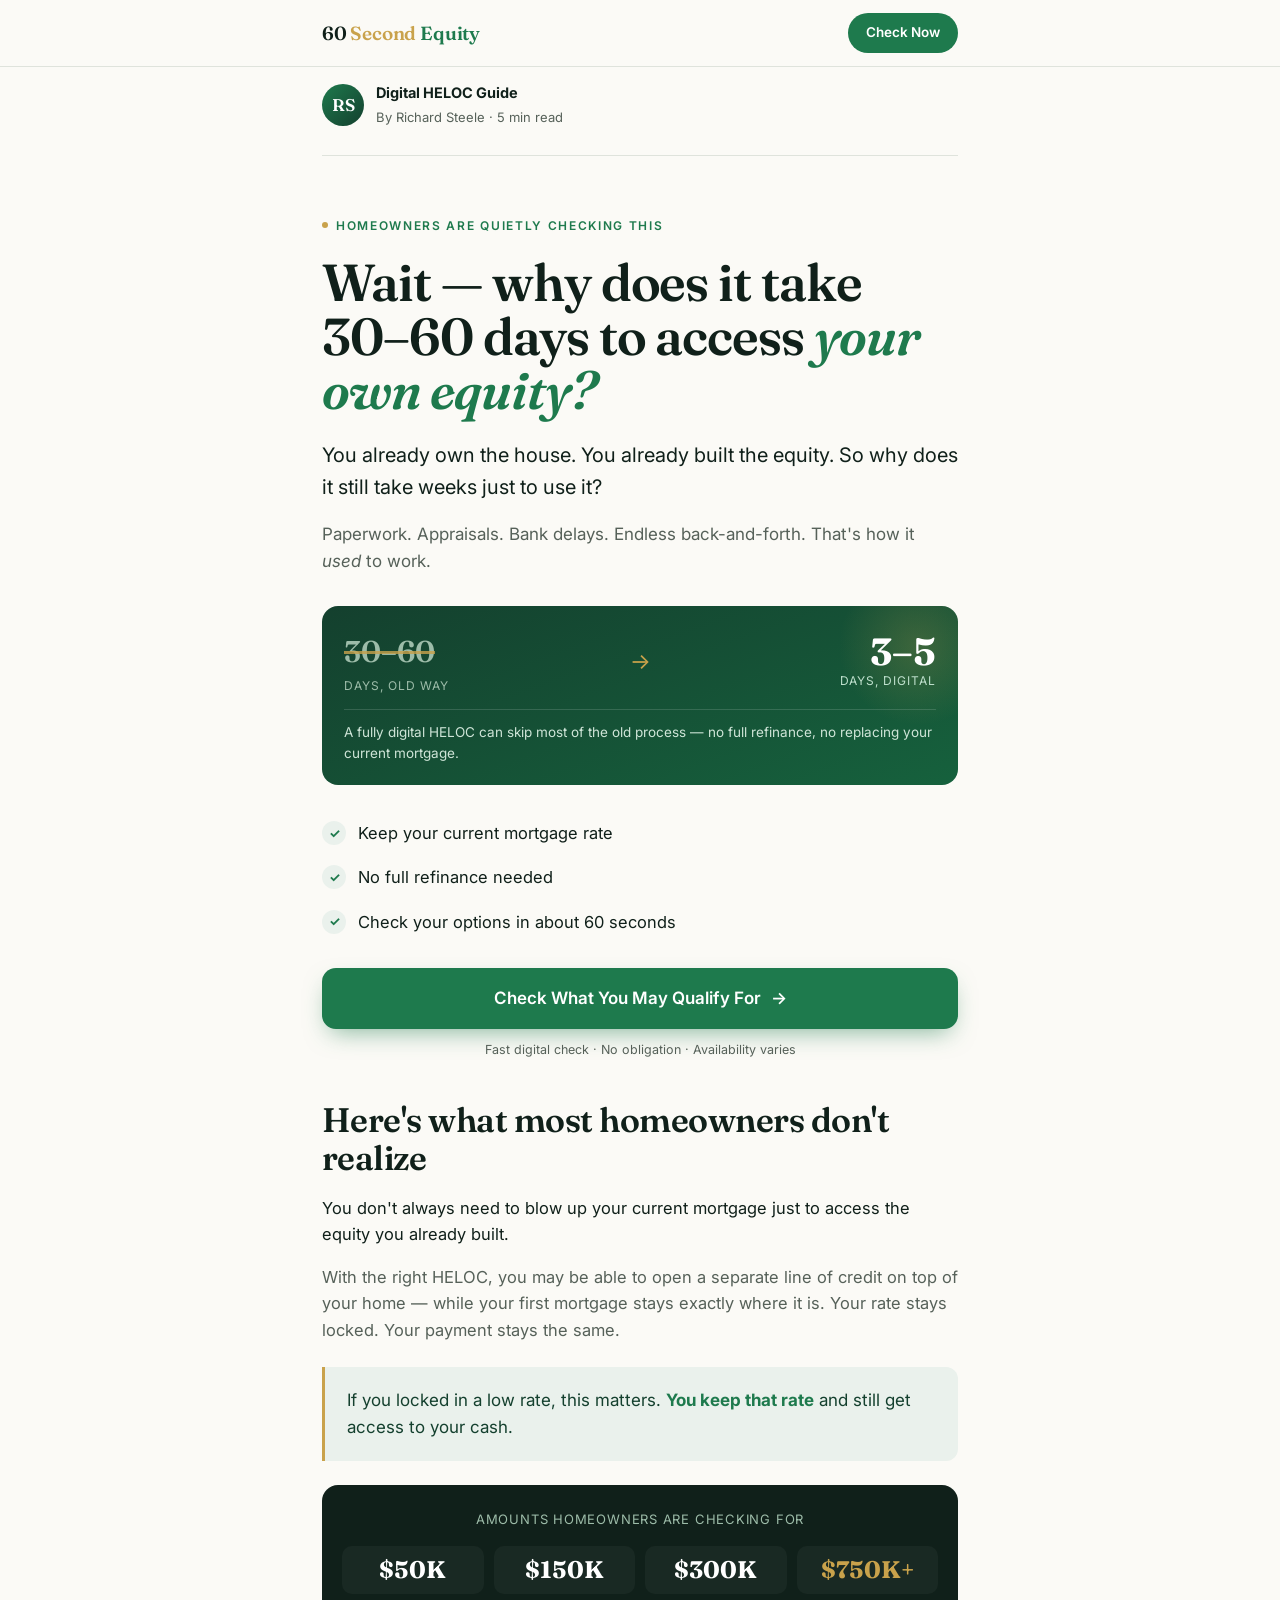
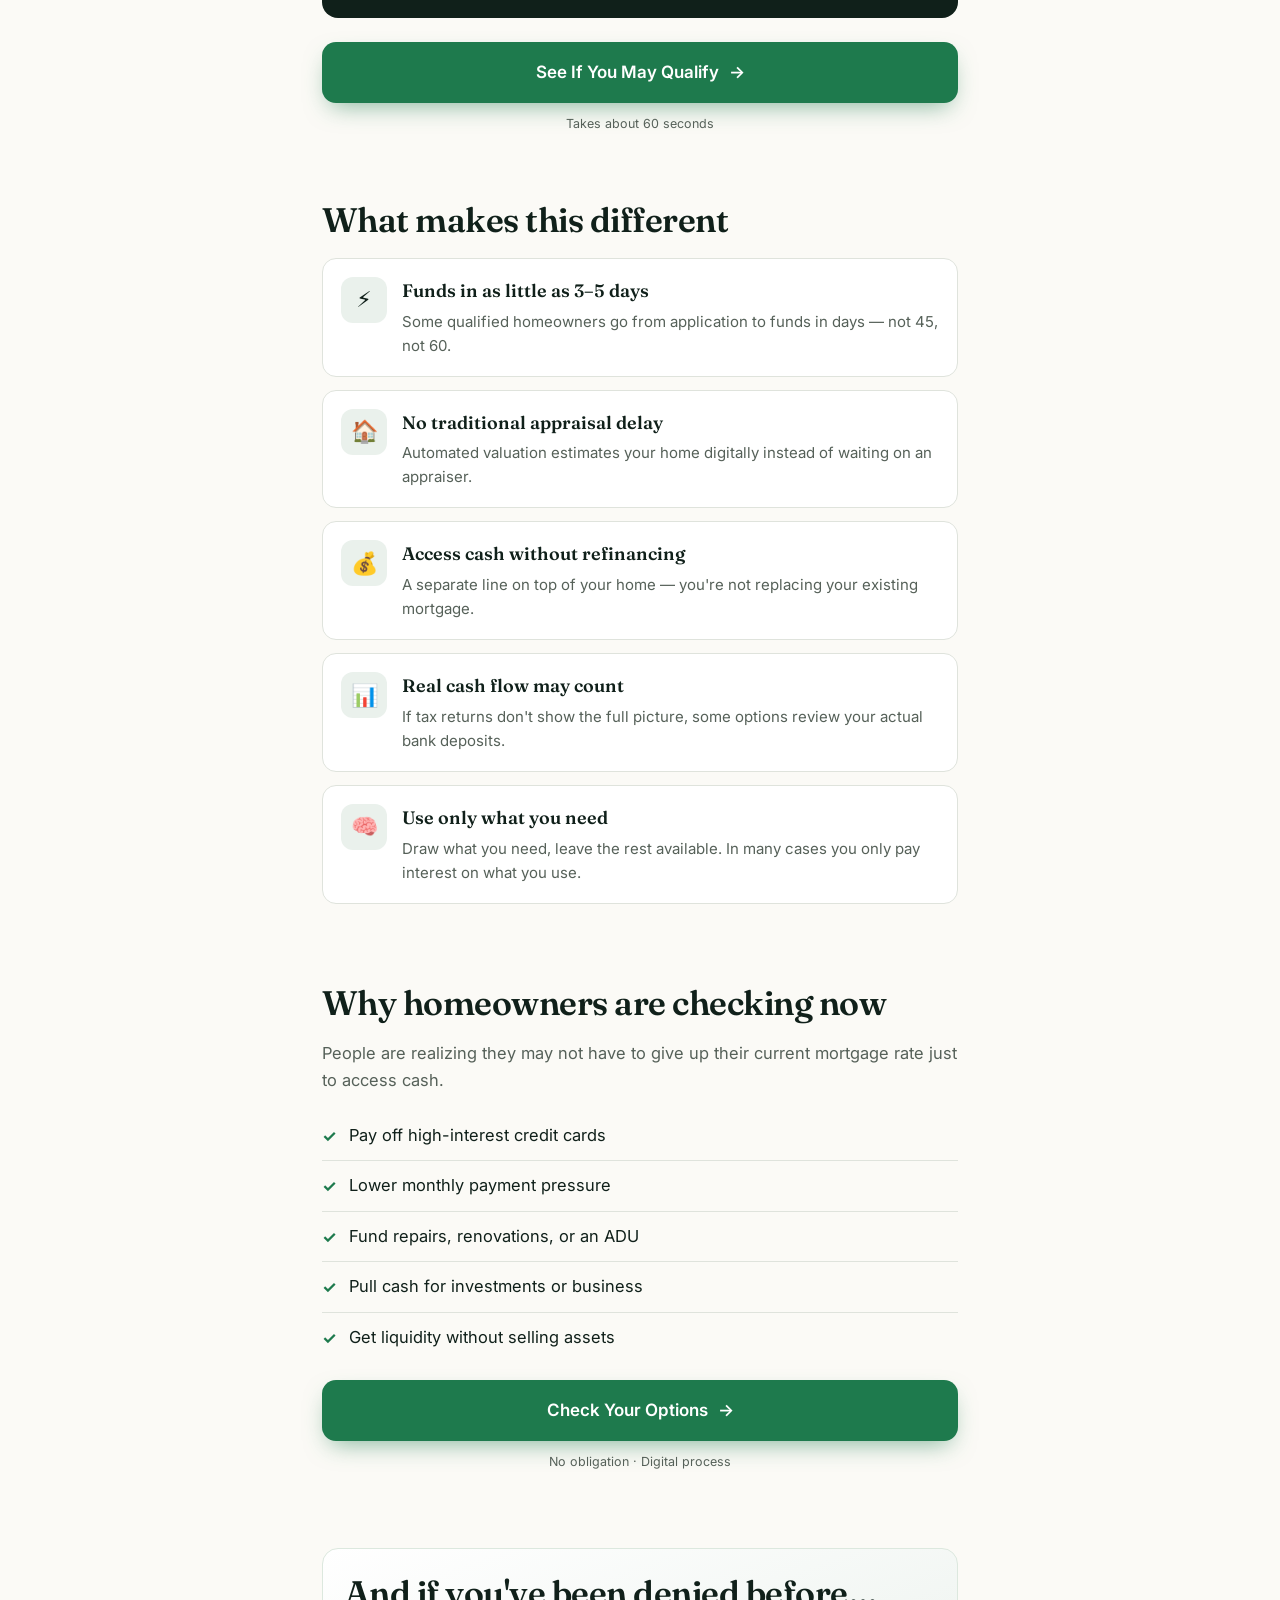
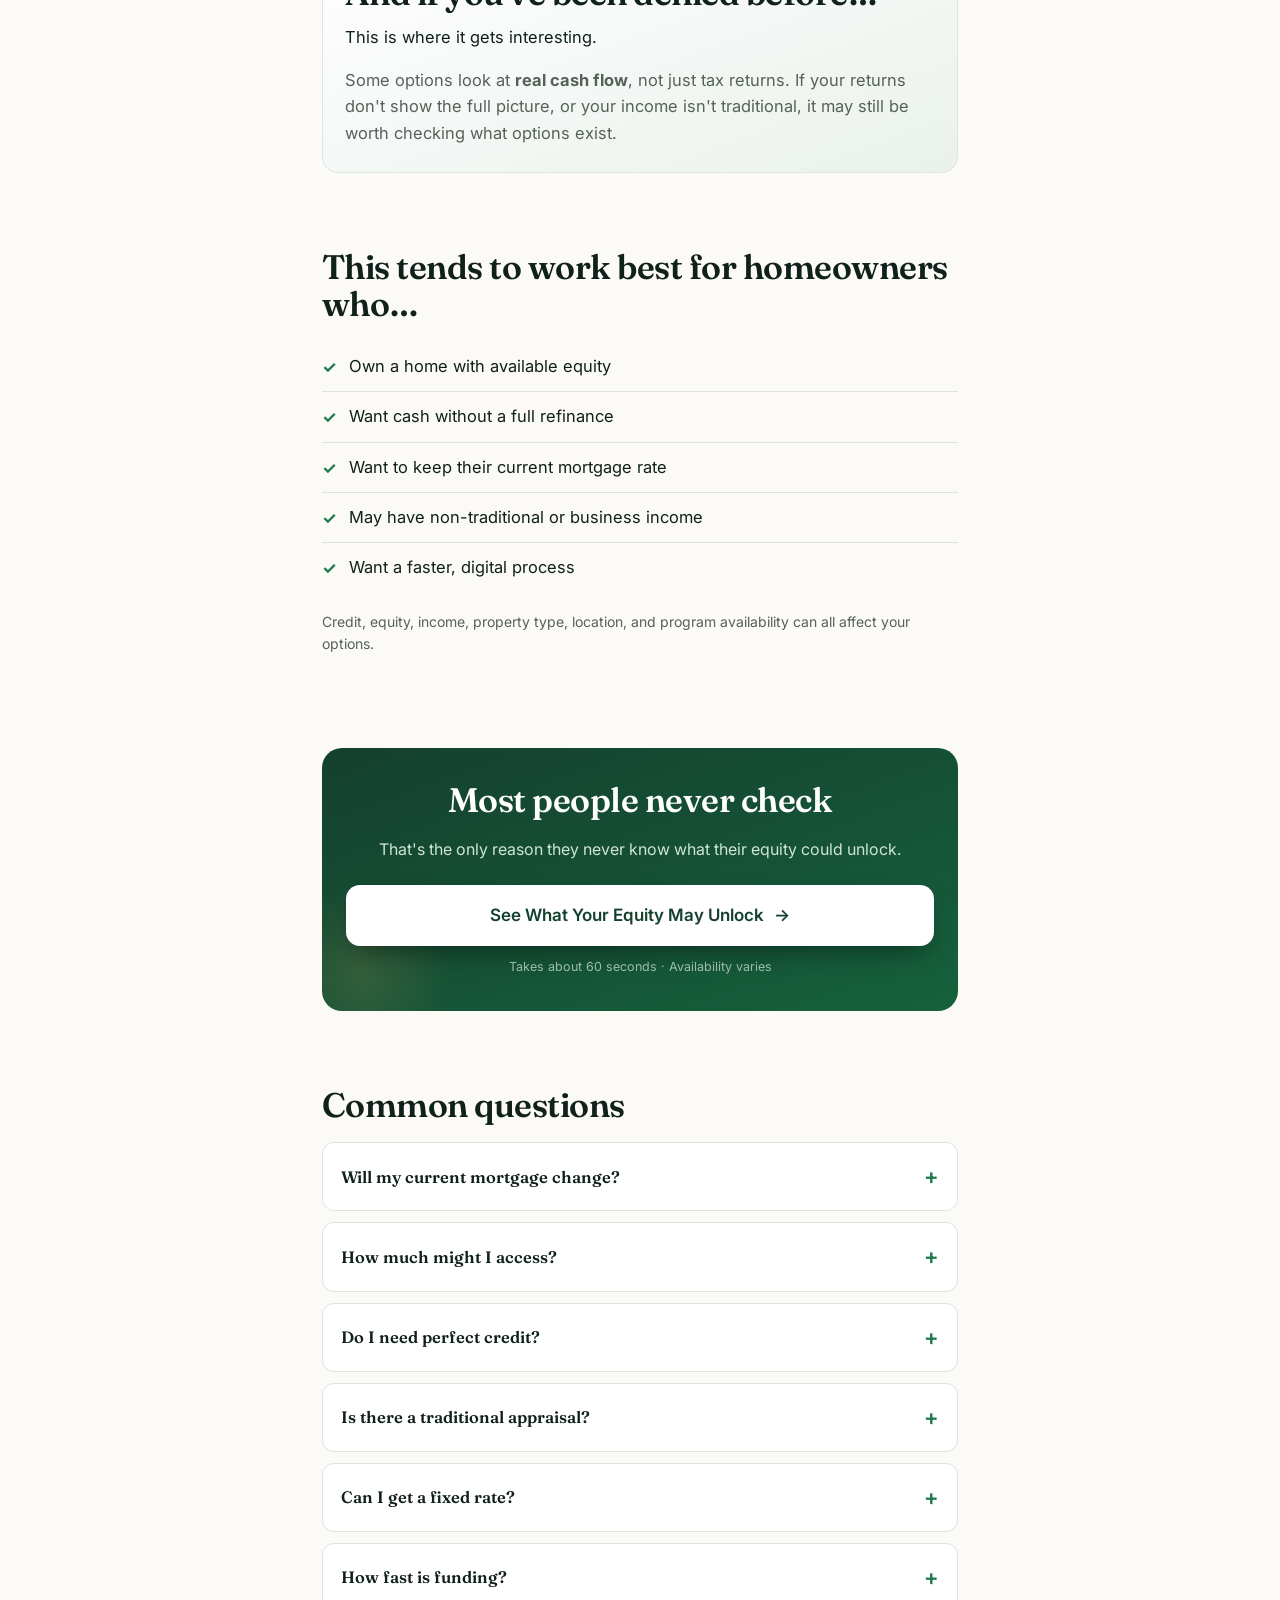
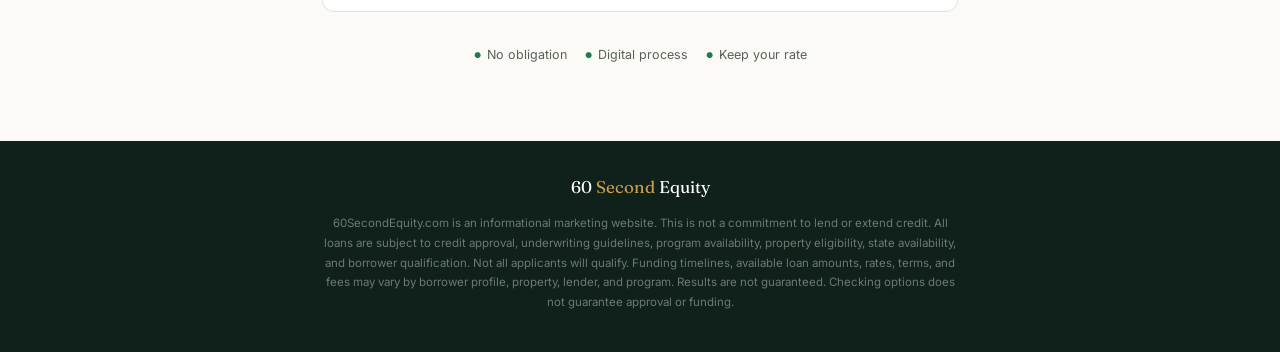
<file: index.html>
<!DOCTYPE html>
<html lang="en">
<head>
<meta charset="UTF-8">
<meta name="viewport" content="width=device-width, initial-scale=1.0">
<meta name="description" content="Check what home equity options may be available without replacing your current mortgage. Digital HELOC — funds in as little as 3–5 days.">
<title>60 Second Equity | Digital HELOC Guide</title>
<link rel="preconnect" href="https://fonts.googleapis.com">
<link rel="preconnect" href="https://fonts.gstatic.com" crossorigin>
<link href="https://fonts.googleapis.com/css2?family=Fraunces:opsz,wght@9..144,400;9..144,500;9..144,600;9..144,700&family=Inter:wght@400;500;600;700&display=swap" rel="stylesheet">
<style>
  :root{
    --ink:#10201A;
    --forest:#14402E;
    --emerald:#1E7A4D;
    --emerald-bright:#23925C;
    --emerald-dark:#16613D;
    --paper:#FBFAF6;
    --sage:#EAF1EC;
    --sage-deep:#DCE8DE;
    --stone:#566159;
    --line:#DFE3DC;
    --gold:#C9A24B;
  }
  *{box-sizing:border-box;margin:0;padding:0}
  html{scroll-behavior:smooth;-webkit-text-size-adjust:100%}
  body{
    font-family:'Inter',system-ui,sans-serif;
    color:var(--ink);
    background:var(--paper);
    line-height:1.6;
    overflow-x:hidden;
  }
  .serif{font-family:'Fraunces',Georgia,serif;}
  .wrap{max-width:680px;margin:0 auto;padding:0 22px;}

  /* top bar */
  header{
    position:sticky;top:0;z-index:50;
    background:rgba(251,250,246,.88);
    backdrop-filter:saturate(180%) blur(12px);
    -webkit-backdrop-filter:saturate(180%) blur(12px);
    border-bottom:1px solid var(--line);
  }
  .bar{max-width:680px;margin:0 auto;padding:13px 22px;display:flex;align-items:center;justify-content:space-between;}
  .logo{font-family:'Fraunces',serif;font-weight:600;font-size:19px;letter-spacing:-.01em;color:var(--ink);text-decoration:none;}
  .logo .sec{color:var(--gold);}
  .logo .eq{color:var(--emerald);font-weight:600;}
  .bar-btn{
    background:var(--emerald);color:#fff;border:none;cursor:pointer;
    font-family:'Inter';font-weight:600;font-size:13.5px;
    padding:9px 18px;border-radius:999px;
    transition:background .2s,transform .2s;
    text-decoration:none;display:inline-block;
  }
  .bar-btn:hover{background:var(--emerald-dark);transform:translateY(-1px);color:#fff;text-decoration:none;}

  /* eyebrow */
  .kicker{
    display:inline-flex;align-items:center;gap:8px;
    font-size:12px;font-weight:600;letter-spacing:.14em;text-transform:uppercase;
    color:var(--emerald);margin-bottom:20px;
  }
  .kicker .dot{width:6px;height:6px;border-radius:50%;background:var(--gold);display:inline-block;
    animation:pulse 2s infinite;}
  @keyframes pulse{0%,100%{opacity:1}50%{opacity:.3}}

  /* hero */
  .hero{padding:46px 0 8px;}
  h1.head{
    font-family:'Fraunces',serif;font-weight:600;
    font-size:clamp(33px,8vw,52px);line-height:1.04;letter-spacing:-.02em;
    color:var(--ink);margin-bottom:22px;
  }
  h1.head .accent{color:var(--emerald);font-style:italic;}
  .lede{font-size:clamp(17px,4.4vw,20px);color:var(--ink);margin-bottom:18px;font-weight:400;}
  .muted{color:var(--stone);font-size:clamp(15.5px,4vw,17px);margin-bottom:16px;}

  /* speed dial */
  .speed{
    margin:30px 0 26px;padding:22px 22px 20px;
    background:linear-gradient(160deg,var(--forest),var(--emerald-dark));
    border-radius:16px;color:#fff;position:relative;overflow:hidden;
  }
  .speed::after{
    content:"";position:absolute;right:-40px;top:-40px;width:160px;height:160px;
    background:radial-gradient(circle,rgba(201,162,75,.22),transparent 70%);
  }
  .speed .row{display:flex;align-items:center;gap:14px;position:relative;z-index:1;}
  .speed .old{flex:1;}
  .speed .old .n{font-family:'Fraunces',serif;font-size:30px;font-weight:600;color:#9DBCA9;text-decoration:line-through;text-decoration-color:rgba(201,162,75,.8);}
  .speed .old .l{font-size:12px;letter-spacing:.08em;text-transform:uppercase;color:#9DBCA9;}
  .speed .arrow{color:var(--gold);font-size:22px;}
  .speed .new{flex:1;text-align:right;}
  .speed .new .n{font-family:'Fraunces',serif;font-size:38px;font-weight:700;color:#fff;line-height:1;}
  .speed .new .l{font-size:12px;letter-spacing:.08em;text-transform:uppercase;color:#BFE0CD;}
  .speed .cap{position:relative;z-index:1;margin-top:14px;font-size:13.5px;color:#CFE5D8;border-top:1px solid rgba(255,255,255,.14);padding-top:12px;}

  .checks{list-style:none;margin:24px 0;}
  .checks li{display:flex;gap:12px;align-items:flex-start;padding:9px 0;font-size:16.5px;color:var(--ink);}
  .checks .ic{flex:none;width:24px;height:24px;border-radius:50%;background:var(--sage);color:var(--emerald);
    display:grid;place-items:center;font-size:13px;font-weight:700;margin-top:1px;}

  /* CTA button */
  .cta{
    display:inline-flex;align-items:center;justify-content:center;gap:10px;width:100%;
    background:var(--emerald);color:#fff;border:none;cursor:pointer;
    font-family:'Inter';font-weight:600;font-size:17px;
    padding:17px 26px;border-radius:14px;
    box-shadow:0 10px 24px -8px rgba(30,122,77,.55);
    transition:transform .18s,box-shadow .18s,background .2s;
    text-decoration:none;
  }
  .cta:hover{background:var(--emerald-dark);transform:translateY(-2px);box-shadow:0 16px 30px -10px rgba(30,122,77,.6);color:#fff;text-decoration:none;}
  .cta .ar{transition:transform .2s;}
  .cta:hover .ar{transform:translateX(4px);}
  .cta-sub{text-align:center;font-size:12.5px;color:var(--stone);margin-top:11px;}

  /* sections */
  section.block{padding:34px 0;}
  h2.sec{font-family:'Fraunces',serif;font-weight:600;font-size:clamp(25px,6vw,34px);line-height:1.1;letter-spacing:-.015em;margin-bottom:18px;color:var(--ink);}
  p.body{font-size:16.5px;color:var(--ink);margin-bottom:16px;}
  p.body.dim{color:var(--stone);}

  .pull{
    border-left:3px solid var(--gold);background:var(--sage);
    padding:20px 22px;border-radius:0 12px 12px 0;margin:24px 0;
    font-size:17px;color:var(--forest);
  }
  .pull b{color:var(--emerald);}

  /* amounts */
  .amts{background:var(--ink);border-radius:16px;padding:24px 20px;margin:24px 0;}
  .amts .t{color:#9DBCA9;font-size:13px;letter-spacing:.06em;text-transform:uppercase;margin-bottom:16px;text-align:center;}
  .amts .grid{display:grid;grid-template-columns:repeat(4,1fr);gap:10px;}
  .amts .g{text-align:center;padding:12px 4px;background:rgba(255,255,255,.04);border-radius:10px;}
  .amts .g .n{font-family:'Fraunces',serif;font-weight:700;font-size:clamp(18px,5vw,24px);color:#fff;line-height:1;}
  .amts .g .n.hl{color:var(--gold);}
  @media(max-width:430px){.amts .grid{grid-template-columns:repeat(2,1fr);}}

  /* feature cards */
  .feat{display:flex;gap:15px;padding:18px;background:#fff;border:1px solid var(--line);border-radius:14px;margin-bottom:13px;transition:border-color .2s,transform .2s;}
  .feat:hover{border-color:var(--sage-deep);transform:translateY(-2px);}
  .feat .em{flex:none;width:46px;height:46px;border-radius:12px;background:var(--sage);display:grid;place-items:center;font-size:22px;}
  .feat h3{font-family:'Fraunces',serif;font-weight:600;font-size:18px;margin-bottom:4px;color:var(--ink);}
  .feat p{font-size:15px;color:var(--stone);margin:0;}

  /* list rows */
  .rows{list-style:none;margin:18px 0;}
  .rows li{display:flex;gap:12px;align-items:flex-start;padding:11px 0;border-bottom:1px solid var(--line);font-size:16.5px;}
  .rows li:last-child{border-bottom:none;}
  .rows .ck{flex:none;color:var(--emerald);font-weight:700;margin-top:1px;}

  /* denied callout */
  .denied{background:linear-gradient(160deg,#fff,var(--sage));border:1px solid var(--sage-deep);border-radius:16px;padding:26px 22px;margin:8px 0;}
  .denied h2{margin-bottom:12px;}

  /* dark final */
  .final{background:linear-gradient(160deg,var(--forest),var(--emerald-dark));border-radius:20px;padding:34px 24px;text-align:center;color:#fff;margin:8px 0;position:relative;overflow:hidden;}
  .final::before{content:"";position:absolute;left:-50px;bottom:-50px;width:180px;height:180px;background:radial-gradient(circle,rgba(201,162,75,.18),transparent 70%);}
  .final h2{color:#fff;position:relative;z-index:1;}
  .final p{color:#CFE5D8;position:relative;z-index:1;margin-bottom:22px;font-size:16px;}
  .final .cta{position:relative;z-index:1;background:#fff;color:var(--forest);box-shadow:0 12px 28px -10px rgba(0,0,0,.5);}
  .final .cta:hover{background:var(--gold);color:var(--ink);}
  .final .cta-sub{color:#9DBCA9;position:relative;z-index:1;}

  /* FAQ */
  details{border:1px solid var(--line);border-radius:12px;padding:0;margin-bottom:11px;background:#fff;overflow:hidden;}
  summary{font-family:'Fraunces',serif;font-weight:600;font-size:16.5px;color:var(--ink);padding:16px 18px;cursor:pointer;list-style:none;display:flex;justify-content:space-between;align-items:center;gap:12px;}
  summary::-webkit-details-marker{display:none;}
  summary::after{content:"+";color:var(--emerald);font-size:22px;font-family:'Inter';transition:transform .2s;flex:none;}
  details[open] summary::after{transform:rotate(45deg);}
  details .ans{padding:0 18px 16px;color:var(--stone);font-size:15.5px;}

  /* trust strip */
  .trust{display:flex;flex-wrap:wrap;gap:8px 18px;justify-content:center;padding:22px 0 4px;}
  .trust span{font-size:12.5px;color:var(--stone);display:inline-flex;align-items:center;gap:6px;}
  .trust span::before{content:"●";color:var(--emerald);font-size:8px;}

  /* byline */
  .byline{display:flex;align-items:center;gap:12px;padding:14px 0 26px;border-bottom:1px solid var(--line);margin-bottom:8px;}
  .byline .av{width:42px;height:42px;border-radius:50%;background:linear-gradient(135deg,var(--emerald),var(--forest));display:grid;place-items:center;color:#fff;font-family:'Fraunces',serif;font-weight:600;font-size:17px;flex:none;}
  .byline .meta b{display:block;font-size:14.5px;color:var(--ink);}
  .byline .meta span{font-size:13px;color:var(--stone);}

  /* footer */
  footer{background:var(--ink);color:#8A968D;padding:32px 0 40px;margin-top:38px;}
  footer .wrap{text-align:center;}
  footer .fl{font-family:'Fraunces',serif;font-size:17px;color:#fff;margin-bottom:14px;}
  footer .fl .sec{color:var(--gold);}
  footer p{font-size:11.5px;line-height:1.7;color:#6E796F;}

  /* sticky mobile CTA */
  .sticky-cta{
    position:fixed;left:0;right:0;bottom:0;z-index:60;
    background:rgba(251,250,246,.94);backdrop-filter:blur(12px);
    border-top:1px solid var(--line);padding:11px 16px calc(11px + env(safe-area-inset-bottom));
    transform:translateY(120%);transition:transform .35s cubic-bezier(.2,.8,.2,1);
  }
  .sticky-cta.show{transform:translateY(0);}
  .sticky-cta .cta{padding:14px;font-size:16px;}
  @media(min-width:720px){.sticky-cta{display:none;}}

  /* reveal */
  .rv{opacity:0;transform:translateY(22px);transition:opacity .7s ease,transform .7s ease;}
  .rv.in{opacity:1;transform:none;}
  @media(prefers-reduced-motion:reduce){.rv{opacity:1;transform:none;transition:none;}.dot{animation:none;}}
</style>
</head>
<body>

<header>
  <div class="bar">
    <a href="index.html" class="logo">60 <span class="sec">Second</span> <span class="eq">Equity</span></a>
    <a href="heloc-form.html" class="bar-btn">Check Now</a>
  </div>
</header>

<main class="wrap">

  <div class="byline">
    <div class="av">RS</div>
    <div class="meta">
      <b>Digital HELOC Guide</b>
      <span>By Richard Steele · 5 min read</span>
    </div>
  </div>

  <section class="hero">
    <span class="kicker"><span class="dot"></span>Homeowners are quietly checking this</span>
    <h1 class="head">Wait — why does it take 30–60 days to access <span class="accent">your own equity?</span></h1>
    <p class="lede">You already own the house. You already built the equity. So why does it still take weeks just to use it?</p>
    <p class="muted">Paperwork. Appraisals. Bank delays. Endless back-and-forth. That's how it <em>used</em> to work.</p>

    <div class="speed">
      <div class="row">
        <div class="old">
          <div class="n">30–60</div>
          <div class="l">days, old way</div>
        </div>
        <div class="arrow">→</div>
        <div class="new">
          <div class="n">3–5</div>
          <div class="l">days, digital</div>
        </div>
      </div>
      <div class="cap">A fully digital HELOC can skip most of the old process — no full refinance, no replacing your current mortgage.</div>
    </div>

    <ul class="checks">
      <li><span class="ic">✓</span><span>Keep your current mortgage rate</span></li>
      <li><span class="ic">✓</span><span>No full refinance needed</span></li>
      <li><span class="ic">✓</span><span>Check your options in about 60 seconds</span></li>
    </ul>

    <a class="cta" href="heloc-form.html">Check What You May Qualify For <span class="ar">→</span></a>
    <div class="cta-sub">Fast digital check · No obligation · Availability varies</div>
  </section>

  <section class="block rv">
    <h2 class="sec">Here's what most homeowners don't realize</h2>
    <p class="body">You don't always need to blow up your current mortgage just to access the equity you already built.</p>
    <p class="body dim">With the right HELOC, you may be able to open a separate line of credit on top of your home — while your first mortgage stays exactly where it is. Your rate stays locked. Your payment stays the same.</p>
    <div class="pull">If you locked in a low rate, this matters. <b>You keep that rate</b> and still get access to your cash.</div>

    <div class="amts">
      <div class="t">Amounts homeowners are checking for</div>
      <div class="grid">
        <div class="g"><div class="n">$50K</div></div>
        <div class="g"><div class="n">$150K</div></div>
        <div class="g"><div class="n">$300K</div></div>
        <div class="g"><div class="n hl">$750K+</div></div>
      </div>
    </div>

    <a class="cta" href="heloc-form.html">See If You May Qualify <span class="ar">→</span></a>
    <div class="cta-sub">Takes about 60 seconds</div>
  </section>

  <section class="block rv">
    <h2 class="sec">What makes this different</h2>
    <div class="feat"><div class="em">⚡</div><div><h3>Funds in as little as 3–5 days</h3><p>Some qualified homeowners go from application to funds in days — not 45, not 60.</p></div></div>
    <div class="feat"><div class="em">🏠</div><div><h3>No traditional appraisal delay</h3><p>Automated valuation estimates your home digitally instead of waiting on an appraiser.</p></div></div>
    <div class="feat"><div class="em">💰</div><div><h3>Access cash without refinancing</h3><p>A separate line on top of your home — you're not replacing your existing mortgage.</p></div></div>
    <div class="feat"><div class="em">📊</div><div><h3>Real cash flow may count</h3><p>If tax returns don't show the full picture, some options review your actual bank deposits.</p></div></div>
    <div class="feat"><div class="em">🧠</div><div><h3>Use only what you need</h3><p>Draw what you need, leave the rest available. In many cases you only pay interest on what you use.</p></div></div>
  </section>

  <section class="block rv">
    <h2 class="sec">Why homeowners are checking now</h2>
    <p class="body dim">People are realizing they may not have to give up their current mortgage rate just to access cash.</p>
    <ul class="rows">
      <li><span class="ck">✓</span> Pay off high-interest credit cards</li>
      <li><span class="ck">✓</span> Lower monthly payment pressure</li>
      <li><span class="ck">✓</span> Fund repairs, renovations, or an ADU</li>
      <li><span class="ck">✓</span> Pull cash for investments or business</li>
      <li><span class="ck">✓</span> Get liquidity without selling assets</li>
    </ul>
    <a class="cta" href="heloc-form.html">Check Your Options <span class="ar">→</span></a>
    <div class="cta-sub">No obligation · Digital process</div>
  </section>

  <section class="block rv">
    <div class="denied">
      <h2 class="sec">And if you've been denied before…</h2>
      <p class="body">This is where it gets interesting.</p>
      <p class="body dim" style="margin-bottom:0;">Some options look at <strong>real cash flow</strong>, not just tax returns. If your returns don't show the full picture, or your income isn't traditional, it may still be worth checking what options exist.</p>
    </div>
  </section>

  <section class="block rv">
    <h2 class="sec">This tends to work best for homeowners who…</h2>
    <ul class="rows">
      <li><span class="ck">✓</span> Own a home with available equity</li>
      <li><span class="ck">✓</span> Want cash without a full refinance</li>
      <li><span class="ck">✓</span> Want to keep their current mortgage rate</li>
      <li><span class="ck">✓</span> May have non-traditional or business income</li>
      <li><span class="ck">✓</span> Want a faster, digital process</li>
    </ul>
    <p class="body dim" style="font-size:14px;">Credit, equity, income, property type, location, and program availability can all affect your options.</p>
  </section>

  <section class="block rv">
    <div class="final">
      <h2 class="sec">Most people never check</h2>
      <p>That's the only reason they never know what their equity could unlock.</p>
      <a class="cta" href="heloc-form.html">See What Your Equity May Unlock <span class="ar">→</span></a>
      <div class="cta-sub">Takes about 60 seconds · Availability varies</div>
    </div>
  </section>

  <section class="block rv">
    <h2 class="sec">Common questions</h2>
    <details><summary>Will my current mortgage change?</summary><div class="ans">No. Your mortgage stays exactly the same. A HELOC is a separate line of credit based on your equity, layered on top.</div></details>
    <details><summary>How much might I access?</summary><div class="ans">Often up to a portion of your home's value minus what you still owe. The exact figure is confirmed during your check.</div></details>
    <details><summary>Do I need perfect credit?</summary><div class="ans">Not perfect — there are minimums, but some programs weigh your actual deposits and cash flow alongside credit.</div></details>
    <details><summary>Is there a traditional appraisal?</summary><div class="ans">Often no. Many programs use automated valuation models, which is a big reason the process moves so fast.</div></details>
    <details><summary>Can I get a fixed rate?</summary><div class="ans">Fixed-rate options are commonly available, giving you a predictable payment.</div></details>
    <details><summary>How fast is funding?</summary><div class="ans">Some qualified homeowners see funds in as little as 3–5 days. Timelines vary and are not guaranteed.</div></details>

    <div class="trust">
      <span>No obligation</span><span>Digital process</span><span>Keep your rate</span>
    </div>
  </section>

</main>

<footer>
  <div class="wrap">
    <div class="fl">60 <span class="sec">Second</span> Equity</div>
    <p>60SecondEquity.com is an informational marketing website. This is not a commitment to lend or extend credit. All loans are subject to credit approval, underwriting guidelines, program availability, property eligibility, state availability, and borrower qualification. Not all applicants will qualify. Funding timelines, available loan amounts, rates, terms, and fees may vary by borrower profile, property, lender, and program. Results are not guaranteed. Checking options does not guarantee approval or funding.</p>
  </div>
</footer>

<div class="sticky-cta" id="stickyCta">
  <a class="cta" href="heloc-form.html">Check My Options · 60 sec <span class="ar">→</span></a>
</div>

<script>
  const sticky = document.getElementById('stickyCta');
  window.addEventListener('scroll', () => {
    sticky.classList.toggle('show', window.scrollY > 620);
  }, {passive: true});

  const io = new IntersectionObserver((es) => {
    es.forEach(en => { if (en.isIntersecting) { en.target.classList.add('in'); io.unobserve(en.target); } });
  }, {threshold: .12});
  document.querySelectorAll('.rv').forEach(el => io.observe(el));
</script>
</body>
</html>
</file>
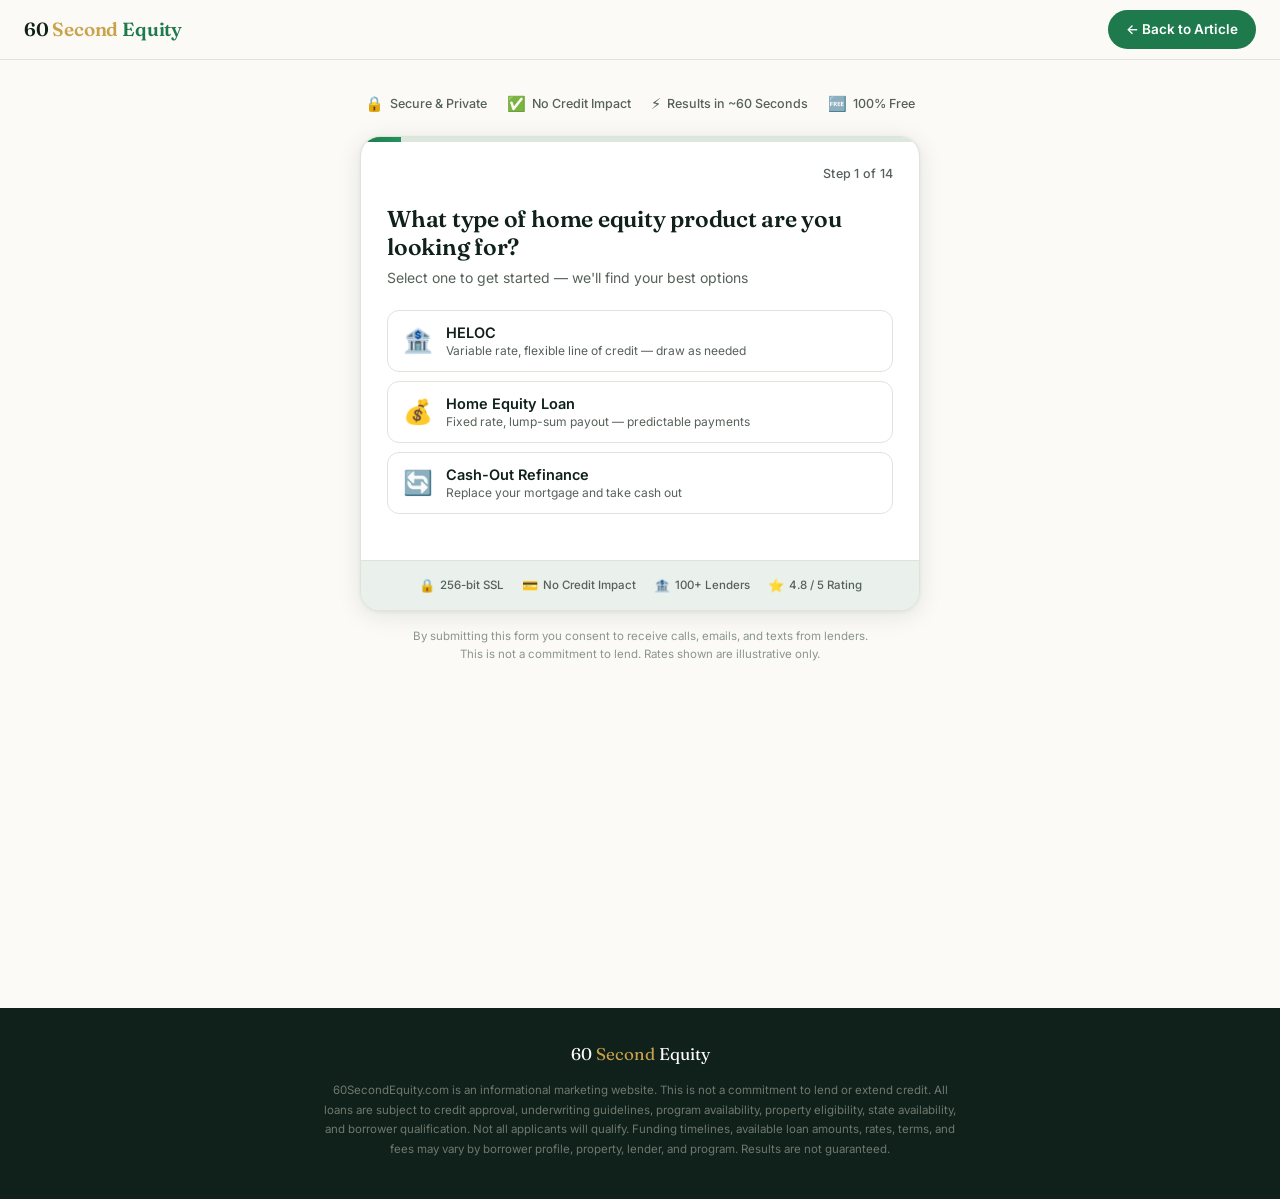
<file: 60secondequity-form-standalone.html>
<!DOCTYPE html>
<html lang="en">
<head>
  <meta charset="UTF-8" />
  <meta name="viewport" content="width=device-width, initial-scale=1.0" />
  <title>Check Your Equity Options | 60 Second Equity</title>
  <meta name="description" content="Check what home equity options may be available without replacing your current mortgage. Digital HELOC — funds in as little as 3–5 days." />
  <link rel="preconnect" href="https://fonts.googleapis.com" />
  <link rel="preconnect" href="https://fonts.gstatic.com" crossorigin />
  <link href="https://fonts.googleapis.com/css2?family=Fraunces:opsz,wght@9..144,400;9..144,500;9..144,600;9..144,700&family=Inter:wght@400;500;600;700&display=swap" rel="stylesheet" />
  
  <style>
*, *::before, *::after { box-sizing: border-box; margin: 0; padding: 0; }

:root {
  --ink: #10201A;
  --forest: #14402E;
  --emerald: #1E7A4D;
  --emerald-bright: #23925C;
  --emerald-dark: #16613D;
  --paper: #FBFAF6;
  --sage: #EAF1EC;
  --sage-deep: #DCE8DE;
  --stone: #566159;
  --line: #DFE3DC;
  --gold: #C9A24B;
  --error: #c0392b;
  --white: #ffffff;
  --shadow: 0 2px 20px rgba(16,32,26,0.10);
  --radius: 14px;
}

html { font-size: 16px; scroll-behavior: smooth; }

body {
  font-family: 'Inter', system-ui, -apple-system, 'Segoe UI', sans-serif;
  background: var(--paper);
  color: var(--ink);
  line-height: 1.6;
  min-height: 100vh;
  overflow-x: hidden;
}

a { color: var(--emerald); text-decoration: none; }
a:hover { text-decoration: underline; }

.serif { font-family: 'Fraunces', Georgia, serif; }

/* HEADER */
.site-header {
  position: sticky;
  top: 0;
  z-index: 50;
  background: rgba(251,250,246,0.92);
  backdrop-filter: saturate(180%) blur(12px);
  -webkit-backdrop-filter: saturate(180%) blur(12px);
  border-bottom: 1px solid var(--line);
  padding: 0 24px;
  height: 60px;
  display: flex;
  align-items: center;
  justify-content: space-between;
}

.logo {
  font-family: 'Fraunces', Georgia, serif;
  font-weight: 600;
  font-size: 19px;
  letter-spacing: -0.01em;
  color: var(--ink);
  text-decoration: none;
}
.logo .sec { color: var(--gold); }
.logo .eq  { color: var(--emerald); font-weight: 600; }

.header-cta {
  background: var(--emerald);
  color: white;
  border: none;
  cursor: pointer;
  font-family: 'Inter', sans-serif;
  font-weight: 600;
  font-size: 13.5px;
  padding: 9px 18px;
  border-radius: 999px;
  transition: background 0.2s, transform 0.2s;
  text-decoration: none;
  display: inline-block;
}
.header-cta:hover { background: var(--emerald-dark); transform: translateY(-1px); text-decoration: none; color: white; }

/* FOOTER */
.site-footer {
  background: var(--ink);
  color: #8A968D;
  padding: 32px 0 40px;
  margin-top: 48px;
}
.footer-inner { max-width: 680px; margin: 0 auto; padding: 0 22px; text-align: center; }
.footer-logo { font-family: 'Fraunces', serif; font-size: 17px; color: white; margin-bottom: 14px; }
.footer-logo .sec { color: var(--gold); }
.footer-inner p { font-size: 11.5px; line-height: 1.7; color: #6E796F; }

/* UTILITY BUTTON */
.btn-primary {
  display: inline-flex;
  align-items: center;
  justify-content: center;
  gap: 10px;
  width: 100%;
  background: var(--emerald);
  color: white;
  border: none;
  cursor: pointer;
  font-family: 'Inter', sans-serif;
  font-weight: 600;
  font-size: 17px;
  padding: 17px 26px;
  border-radius: 14px;
  box-shadow: 0 10px 24px -8px rgba(30,122,77,0.50);
  transition: transform 0.18s, box-shadow 0.18s, background 0.2s;
  text-decoration: none;
}
.btn-primary:hover {
  background: var(--emerald-dark);
  transform: translateY(-2px);
  box-shadow: 0 16px 30px -10px rgba(30,122,77,0.60);
  text-decoration: none;
  color: white;
}
.btn-primary:active { transform: scale(0.98); }

.btn-ghost {
  background: white;
  border: 1.5px solid var(--line);
  color: var(--ink);
  font-family: 'Inter', sans-serif;
  font-weight: 600;
  font-size: 15px;
  padding: 12px 20px;
  border-radius: 12px;
  cursor: pointer;
  transition: border-color 0.2s;
  display: inline-flex;
  align-items: center;
  gap: 6px;
}
.btn-ghost:hover { border-color: var(--stone); }

@media (max-width: 600px) {
  .site-header { padding: 0 16px; }
}

/* ===== FORM PAGE LAYOUT ===== */
.form-page {
  background: var(--paper);
  min-height: 100vh;
  padding: 32px 16px 80px;
}

.form-wrapper {
  max-width: 560px;
  margin: 0 auto;
}

/* ===== TRUST BAR ===== */
.form-trust-bar {
  display: flex;
  align-items: center;
  justify-content: center;
  gap: 20px;
  margin-bottom: 20px;
  flex-wrap: wrap;
}
.form-trust-item {
  display: flex;
  align-items: center;
  gap: 6px;
  font-size: 12.5px;
  color: var(--stone);
  font-weight: 500;
}
.form-trust-item .icon { font-size: 15px; }

/* ===== FORM CARD ===== */
.form-card {
  background: var(--white);
  border-radius: 20px;
  box-shadow: 0 4px 24px rgba(16,32,26,0.10), 0 1px 4px rgba(16,32,26,0.06);
  overflow: hidden;
  border: 1px solid var(--line);
}

/* ===== PROGRESS BAR ===== */
.progress-bar-track {
  width: 100%;
  height: 5px;
  background: var(--sage-deep);
}
.progress-bar-fill {
  height: 100%;
  background: linear-gradient(90deg, var(--emerald), var(--emerald-bright));
  transition: width 0.4s cubic-bezier(0.4,0,0.2,1);
}

/* ===== CARD HEADER ===== */
.form-card-header {
  padding: 18px 26px 0;
  display: flex;
  align-items: center;
  justify-content: space-between;
  min-height: 46px;
}

.back-btn {
  display: flex;
  align-items: center;
  gap: 4px;
  background: none;
  border: none;
  cursor: pointer;
  color: var(--stone);
  font-size: 13.5px;
  font-family: 'Inter', sans-serif;
  padding: 6px 0;
  transition: color 0.15s;
  visibility: hidden;
}
.back-btn.visible { visibility: visible; }
.back-btn:hover { color: var(--emerald); }
.back-btn svg { width: 15px; height: 15px; }

.step-counter {
  font-size: 12.5px;
  color: var(--stone);
  font-weight: 500;
  margin-left: auto;
  letter-spacing: 0.02em;
}

/* ===== FORM BODY ===== */
.form-card-body {
  padding: 18px 26px 28px;
}

.step-title {
  font-family: 'Fraunces', Georgia, serif;
  font-size: 23px;
  font-weight: 600;
  color: var(--ink);
  margin-bottom: 6px;
  line-height: 1.2;
  letter-spacing: -0.01em;
}

.step-subtitle {
  font-size: 14px;
  color: var(--stone);
  margin-bottom: 22px;
  line-height: 1.5;
}

/* ===== OPTION CARDS ===== */
.options-grid {
  display: flex;
  flex-direction: column;
  gap: 9px;
  margin-bottom: 18px;
}
.options-grid.two-col {
  display: grid;
  grid-template-columns: 1fr 1fr;
  gap: 9px;
}

.option-card {
  display: flex;
  align-items: center;
  gap: 13px;
  padding: 13px 15px;
  border: 1.5px solid var(--line);
  border-radius: 12px;
  cursor: pointer;
  transition: border-color 0.15s, background 0.15s, box-shadow 0.15s, transform 0.1s;
  position: relative;
  user-select: none;
  background: var(--white);
  text-align: left;
  width: 100%;
  font-family: 'Inter', sans-serif;
}
.option-card:hover {
  border-color: var(--emerald);
  background: var(--sage);
  transform: translateY(-1px);
  box-shadow: 0 3px 10px rgba(30,122,77,0.10);
}
.option-card.selected {
  border-color: var(--emerald);
  background: var(--sage);
  box-shadow: 0 0 0 1px var(--emerald), 0 3px 10px rgba(30,122,77,0.12);
}
.option-card.selected .check-mark { opacity: 1; }

.option-icon { font-size: 24px; line-height: 1; flex-shrink: 0; }
.options-grid.two-col .option-icon { font-size: 26px; }

.option-text { flex: 1; }
.option-label { font-size: 14.5px; font-weight: 600; color: var(--ink); display: block; }
.option-desc { font-size: 12px; color: var(--stone); margin-top: 2px; display: block; }

.options-grid.two-col .option-card {
  flex-direction: column;
  align-items: flex-start;
  gap: 7px;
  padding: 15px 13px;
}
.options-grid.two-col .option-label { font-size: 13.5px; }

.check-mark {
  position: absolute;
  top: 9px;
  right: 9px;
  width: 18px;
  height: 18px;
  background: var(--emerald);
  border-radius: 50%;
  display: flex;
  align-items: center;
  justify-content: center;
  opacity: 0;
  transition: opacity 0.15s;
  flex-shrink: 0;
}
.check-mark::after {
  content: '';
  width: 5px;
  height: 8px;
  border: 2px solid white;
  border-top: none;
  border-left: none;
  transform: rotate(45deg) translate(-1px, -1px);
}

/* credit score dots */
.score-dot {
  width: 12px;
  height: 12px;
  border-radius: 50%;
  flex-shrink: 0;
}

/* ===== DOLLAR INPUT ===== */
.dollar-input-wrap {
  position: relative;
  margin-bottom: 16px;
}
.dollar-prefix {
  position: absolute;
  left: 16px;
  top: 50%;
  transform: translateY(-50%);
  font-size: 22px;
  font-weight: 600;
  color: var(--stone);
  pointer-events: none;
  font-family: 'Fraunces', serif;
}
.dollar-input {
  width: 100%;
  height: 66px;
  font-size: 26px;
  font-weight: 700;
  font-family: 'Fraunces', serif;
  color: var(--ink);
  border: 1.5px solid var(--line);
  border-radius: 12px;
  padding: 0 18px 0 40px;
  outline: none;
  transition: border-color 0.2s;
  background: var(--white);
}
.dollar-input:focus { border-color: var(--emerald); }
.dollar-input.error { border-color: var(--error); }

/* ===== RANGE SLIDER ===== */
.range-slider {
  -webkit-appearance: none;
  width: 100%;
  height: 4px;
  background: var(--sage-deep);
  border-radius: 2px;
  outline: none;
  margin: 10px 0 6px;
  cursor: pointer;
}
.range-slider::-webkit-slider-thumb {
  -webkit-appearance: none;
  width: 22px; height: 22px;
  border-radius: 50%;
  background: var(--emerald);
  cursor: pointer;
  border: 3px solid white;
  box-shadow: 0 1px 6px rgba(16,32,26,0.20);
}
.range-slider::-moz-range-thumb {
  width: 22px; height: 22px;
  border-radius: 50%;
  background: var(--emerald);
  cursor: pointer;
  border: 3px solid white;
  box-shadow: 0 1px 6px rgba(16,32,26,0.20);
}
.range-labels {
  display: flex;
  justify-content: space-between;
  font-size: 11.5px;
  color: var(--stone);
  margin-bottom: 6px;
}

/* ===== HELPER BOXES ===== */
.equity-helper {
  background: var(--sage);
  border: 1px solid var(--sage-deep);
  border-left: 3px solid var(--emerald);
  border-radius: 0 10px 10px 0;
  padding: 12px 15px;
  font-size: 14px;
  color: var(--forest);
  margin-bottom: 14px;
  display: flex;
  align-items: center;
  gap: 8px;
  flex-wrap: wrap;
  line-height: 1.5;
}
.equity-helper strong { font-size: 15px; color: var(--emerald-dark); }

.equity-warning {
  background: #fff5f0;
  border: 1px solid #f5c4a8;
  border-radius: 10px;
  padding: 10px 14px;
  font-size: 13px;
  color: #b34700;
  margin-top: 8px;
  display: none;
}
.equity-warning.show { display: block; }

/* ===== NO MORTGAGE TOGGLE ===== */
.no-mortgage-btn {
  display: flex;
  align-items: center;
  gap: 10px;
  width: 100%;
  padding: 11px 15px;
  background: none;
  border: 1.5px solid var(--line);
  border-radius: 12px;
  cursor: pointer;
  font-size: 14px;
  font-family: 'Inter', sans-serif;
  color: var(--stone);
  margin-bottom: 14px;
  transition: all 0.15s;
  text-align: left;
}
.no-mortgage-btn.active {
  border-color: var(--emerald);
  background: var(--sage);
  color: var(--forest);
  font-weight: 600;
}
.no-mortgage-btn .toggle-icon { font-size: 17px; }

/* ===== TEXT INPUTS ===== */
.text-input {
  width: 100%;
  height: 50px;
  font-size: 15.5px;
  color: var(--ink);
  border: 1.5px solid var(--line);
  border-radius: 11px;
  padding: 0 14px;
  outline: none;
  transition: border-color 0.2s;
  background: var(--white);
  font-family: 'Inter', sans-serif;
  margin-bottom: 11px;
}
.text-input:focus { border-color: var(--emerald); }
.text-input.error { border-color: var(--error); }

.text-input.zip-input {
  width: 170px;
  height: 66px;
  font-size: 26px;
  font-weight: 700;
  font-family: 'Fraunces', serif;
  text-align: center;
  letter-spacing: 5px;
  margin: 0 auto;
  display: block;
}

.zip-city {
  text-align: center;
  font-size: 14px;
  color: var(--emerald);
  font-weight: 600;
  margin-top: 8px;
  min-height: 22px;
}

.input-label {
  font-size: 12.5px;
  font-weight: 600;
  color: var(--stone);
  margin-bottom: 5px;
  display: block;
  text-transform: uppercase;
  letter-spacing: 0.05em;
}

.input-row {
  display: grid;
  grid-template-columns: 1fr 1fr;
  gap: 11px;
}

select.text-input {
  cursor: pointer;
  background-image: url("data:image/svg+xml,%3Csvg xmlns='http://www.w3.org/2000/svg' width='12' height='8' viewBox='0 0 12 8'%3E%3Cpath d='M1 1l5 5 5-5' stroke='%23566159' stroke-width='1.5' fill='none' stroke-linecap='round'/%3E%3C/svg%3E");
  background-repeat: no-repeat;
  background-position: right 13px center;
  -webkit-appearance: none;
  -moz-appearance: none;
  padding-right: 34px;
}

/* ===== DOB ===== */
.dob-row {
  display: grid;
  grid-template-columns: 2fr 1fr 2fr;
  gap: 10px;
  margin-bottom: 11px;
}

/* ===== PHONE ===== */
.phone-wrap { position: relative; }
.phone-flag {
  position: absolute;
  left: 12px;
  top: 50%;
  transform: translateY(-50%);
  font-size: 17px;
  pointer-events: none;
  margin-bottom: 11px;
}
.phone-input { padding-left: 42px !important; }

/* ===== ERROR MESSAGES ===== */
.error-msg {
  font-size: 12.5px;
  color: var(--error);
  margin-top: -7px;
  margin-bottom: 10px;
  display: none;
}
.error-msg.show { display: block; }

/* ===== TRUST BADGES (bottom of card) ===== */
.trust-badges {
  display: flex;
  align-items: center;
  justify-content: center;
  gap: 18px;
  padding: 14px 26px;
  border-top: 1px solid var(--line);
  background: var(--sage);
  flex-wrap: wrap;
}
.trust-badge {
  display: flex;
  align-items: center;
  gap: 5px;
  font-size: 11.5px;
  color: var(--stone);
  font-weight: 500;
}
.trust-badge .badge-icon { font-size: 13px; }

/* ===== NEXT BUTTON ===== */
.next-btn-wrap { margin-top: 20px; }

.cta-sub-text {
  font-size: 11.5px;
  color: var(--stone);
  text-align: center;
  margin-top: 10px;
  line-height: 1.5;
}
.cta-sub-text a { color: var(--stone); text-decoration: underline; }

/* ===== STEP TRANSITIONS ===== */
.form-step { animation: fadeSlideIn 0.22s ease; }
@keyframes fadeSlideIn {
  from { opacity: 0; transform: translateX(18px); }
  to   { opacity: 1; transform: translateX(0); }
}
.form-step.going-back { animation: fadeSlideInLeft 0.22s ease; }
@keyframes fadeSlideInLeft {
  from { opacity: 0; transform: translateX(-18px); }
  to   { opacity: 1; transform: translateX(0); }
}

/* ===== RESULTS STEP ===== */
.results-loading {
  text-align: center;
  padding: 48px 20px;
}
.spinner {
  width: 52px;
  height: 52px;
  border: 4px solid var(--sage-deep);
  border-top-color: var(--emerald);
  border-radius: 50%;
  animation: spin 0.75s linear infinite;
  margin: 0 auto 20px;
}
@keyframes spin { to { transform: rotate(360deg); } }
.results-loading h3 {
  font-family: 'Fraunces', serif;
  font-size: 20px;
  font-weight: 600;
  margin-bottom: 8px;
  color: var(--ink);
}
.results-loading p { color: var(--stone); font-size: 14px; }

.results-content { display: none; }

.results-header {
  text-align: center;
  padding: 22px 0 18px;
}
.results-header .emoji { font-size: 38px; display: block; margin-bottom: 10px; }
.results-header h2 {
  font-family: 'Fraunces', serif;
  font-size: 22px;
  font-weight: 600;
  margin-bottom: 6px;
  color: var(--ink);
}
.results-header p { font-size: 14px; color: var(--stone); }

.lender-card {
  border: 1.5px solid var(--line);
  border-radius: 12px;
  padding: 16px;
  margin-bottom: 10px;
  display: flex;
  align-items: center;
  gap: 14px;
  transition: box-shadow 0.15s, transform 0.15s;
  background: var(--white);
  position: relative;
}
.lender-card:hover {
  box-shadow: 0 4px 14px rgba(16,32,26,0.08);
  transform: translateY(-1px);
}
.lender-card-featured {
  border-color: var(--emerald);
  box-shadow: 0 0 0 1px var(--emerald), 0 4px 16px rgba(30,122,77,0.12);
  padding-top: 28px;
}
.lender-featured-badge {
  position: absolute;
  top: -1px;
  left: 16px;
  background: var(--emerald);
  color: white;
  font-size: 11px;
  font-weight: 700;
  padding: 3px 10px;
  border-radius: 0 0 8px 8px;
  letter-spacing: 0.04em;
  text-transform: uppercase;
}
.lender-tag {
  font-size: 12px;
  color: var(--emerald-dark);
  font-weight: 600;
  margin-bottom: 3px;
}
.lender-logo {
  width: 52px;
  height: 52px;
  border-radius: 10px;
  display: flex;
  align-items: center;
  justify-content: center;
  font-weight: 700;
  font-size: 15px;
  color: white;
  flex-shrink: 0;
  font-family: 'Fraunces', serif;
}
.lender-info { flex: 1; min-width: 0; }
.lender-name { font-weight: 700; font-size: 14.5px; margin-bottom: 2px; color: var(--ink); }
.lender-rate { font-family: 'Fraunces', serif; font-size: 22px; font-weight: 700; color: var(--emerald); line-height: 1; }
.lender-rate-label { font-size: 11.5px; color: var(--stone); margin-left: 3px; }
.lender-details { font-size: 12px; color: var(--stone); margin-top: 2px; }
.lender-btn {
  background: var(--emerald);
  color: white;
  border: none;
  border-radius: 8px;
  padding: 9px 16px;
  font-size: 13.5px;
  font-weight: 600;
  cursor: pointer;
  white-space: nowrap;
  transition: background 0.15s;
  font-family: 'Inter', sans-serif;
  flex-shrink: 0;
}
.lender-btn:hover { background: var(--emerald-dark); }

.summary-box {
  background: var(--sage);
  border-radius: 12px;
  padding: 16px;
  margin-top: 18px;
  border: 1px solid var(--sage-deep);
}
.summary-box h4 {
  font-size: 11.5px;
  font-weight: 700;
  margin-bottom: 10px;
  color: var(--stone);
  text-transform: uppercase;
  letter-spacing: 0.06em;
}
.summary-row {
  display: flex;
  justify-content: space-between;
  padding: 5px 0;
  border-bottom: 1px solid var(--sage-deep);
  font-size: 13.5px;
}
.summary-row:last-child { border-bottom: none; }
.summary-row span:first-child { color: var(--stone); }
.summary-row span:last-child { font-weight: 600; color: var(--ink); }

/* ===== DISABLED INPUT ===== */
.disabled-input {
  background: var(--sage) !important;
  color: var(--stone) !important;
  cursor: not-allowed;
}

/* ===== RESPONSIVE ===== */
@media (max-width: 500px) {
  .form-card-body  { padding: 14px 16px 20px; }
  .form-card-header { padding: 14px 16px 0; }
  .step-title { font-size: 20px; }
  .dollar-input { font-size: 22px; height: 58px; }
  .dollar-prefix { font-size: 19px; }
  .input-row { grid-template-columns: 1fr; gap: 0; }
  .dob-row { grid-template-columns: 1fr; }
  .trust-badges { gap: 10px; padding: 12px 16px; }
  .lender-card { flex-wrap: wrap; }
  .lender-btn { width: 100%; text-align: center; }
  .form-trust-bar { gap: 10px; }
  .text-input.zip-input { width: 155px; font-size: 22px; }
  .options-grid.two-col { grid-template-columns: 1fr 1fr; }
}

</style>
</head>
<body>

<header class="site-header">
  <a href="#" class="logo">60 <span class="sec">Second</span> <span class="eq">Equity</span></a>
  <a href="#" class="header-cta">← Back to Article</a>
</header>

<main class="form-page">
  <div class="form-wrapper">

    <!-- Trust bar -->
    <div class="form-trust-bar">
      <div class="form-trust-item"><span class="icon">🔒</span> Secure & Private</div>
      <div class="form-trust-item"><span class="icon">✅</span> No Credit Impact</div>
      <div class="form-trust-item"><span class="icon">⚡</span> Results in ~60 Seconds</div>
      <div class="form-trust-item"><span class="icon">🆓</span> 100% Free</div>
    </div>

    <!-- Form Card -->
    <div class="form-card">

      <!-- Progress Bar -->
      <div class="progress-bar-track">
        <div class="progress-bar-fill" id="progress-fill" style="width:7.14%"></div>
      </div>

      <!-- Card Header -->
      <div class="form-card-header">
        <button class="back-btn" id="back-btn" type="button" aria-label="Go back">
          <svg viewBox="0 0 16 16" fill="none" stroke="currentColor" stroke-width="2" stroke-linecap="round" stroke-linejoin="round">
            <path d="M10 3L5 8L10 13"/>
          </svg>
          Back
        </button>
        <span class="step-counter" id="step-counter">Step 1 of 14</span>
      </div>

      <!-- Dynamic Form Body -->
      <div class="form-card-body">
        <div id="form-body"></div>
      </div>

      <!-- Trust Badges -->
      <div class="trust-badges">
        <div class="trust-badge"><span class="badge-icon">🔒</span> 256-bit SSL</div>
        <div class="trust-badge"><span class="badge-icon">💳</span> No Credit Impact</div>
        <div class="trust-badge"><span class="badge-icon">🏦</span> 100+ Lenders</div>
        <div class="trust-badge"><span class="badge-icon">⭐</span> 4.8 / 5 Rating</div>
      </div>

    </div><!-- /form-card -->

    <p style="text-align:center;font-size:11.5px;color:#8A968D;margin-top:16px;line-height:1.6;max-width:460px;margin-left:auto;margin-right:auto;">
      By submitting this form you consent to receive calls, emails, and texts from lenders.
      This is not a commitment to lend. Rates shown are illustrative only.
    </p>

  </div>
</main>

<footer class="site-footer">
  <div class="footer-inner">
    <div class="footer-logo">60 <span class="sec">Second</span> Equity</div>
    <p>60SecondEquity.com is an informational marketing website. This is not a commitment to lend or extend credit. All loans are subject to credit approval, underwriting guidelines, program availability, property eligibility, state availability, and borrower qualification. Not all applicants will qualify. Funding timelines, available loan amounts, rates, terms, and fees may vary by borrower profile, property, lender, and program. Results are not guaranteed.</p>
  </div>
</footer>

<script>
'use strict';

// ===== STATE =====
const state = {
  loanProduct: null,
  propertyType: null,
  propertyUse: null,
  homeValue: 1000000,
  mortgageBalance: 0,
  noMortgage: false,
  desiredAmount: null,
  loanPurpose: null,
  creditScore: null,
  zipCode: '92618',
  firstName: '',
  lastName: '',
  email: '',
  phone: '',
  streetAddress: '',
  city: '',
  usState: '',
  dobMonth: '',
  dobDay: '',
  dobYear: ''
};

const TOTAL_STEPS = 14;
let currentStep = 1;
let goingBack = false;

const ZIP_DB = {
  '92618': 'Irvine, CA',
  '90210': 'Beverly Hills, CA',
  '10001': 'New York, NY',
  '60601': 'Chicago, IL',
  '77001': 'Houston, TX',
  '85001': 'Phoenix, AZ',
  '19101': 'Philadelphia, PA',
  '78201': 'San Antonio, TX',
  '92101': 'San Diego, CA',
  '75201': 'Dallas, TX',
  '33101': 'Miami, FL',
  '98101': 'Seattle, WA',
  '80201': 'Denver, CO',
  '30301': 'Atlanta, GA',
  '02101': 'Boston, MA'
};

// ===== UTILS =====
function fmt(n) {
  if (!n && n !== 0) return '';
  return Number(n).toLocaleString('en-US');
}
function parseDollar(str) {
  return parseInt(String(str).replace(/[^0-9]/g, ''), 10) || 0;
}
function calcEquity() {
  return Math.max(0, (state.homeValue || 0) - (state.noMortgage ? 0 : (state.mortgageBalance || 0)));
}
function calcMaxLoan() {
  return Math.floor(calcEquity() * 0.85);
}
function lookupZip(zip) {
  return ZIP_DB[zip] || (zip && zip.length === 5 ? '' : '');
}
function phoneFormat(v) {
  const d = v.replace(/\D/g, '').substring(0, 10);
  if (d.length < 4) return d;
  if (d.length < 7) return `(${d.slice(0,3)}) ${d.slice(3)}`;
  return `(${d.slice(0,3)}) ${d.slice(3,6)}-${d.slice(6)}`;
}
function isValidEmail(v) {
  return /^[^\s@]+@[^\s@]+\.[^\s@]+$/.test(v.trim());
}

// ===== RENDER =====
function render() {
  const body    = document.getElementById('form-body');
  const fill    = document.getElementById('progress-fill');
  const counter = document.getElementById('step-counter');
  const backBtn = document.getElementById('back-btn');

  const pct = ((currentStep / TOTAL_STEPS) * 100).toFixed(1);
  fill.style.width = pct + '%';
  counter.textContent = `Step ${currentStep} of ${TOTAL_STEPS}`;
  backBtn.classList.toggle('visible', currentStep > 1);

  body.innerHTML = '';
  const step = document.createElement('div');
  step.className = 'form-step' + (goingBack ? ' going-back' : '');
  step.innerHTML = buildStep(currentStep);
  body.appendChild(step);

  attachStepListeners(currentStep);
  goingBack = false;

  // Scroll card into view smoothly
  const card = document.querySelector('.form-card');
  if (card) card.scrollIntoView({ behavior: 'smooth', block: 'nearest' });
}

// ===== STEP CONTENT BUILDERS =====
function buildStep(n) {
  switch (n) {
    case 1:  return buildStep1();
    case 2:  return buildStep2();
    case 3:  return buildStep3();
    case 4:  return buildStep4();
    case 5:  return buildStep5();
    case 6:  return buildStep6();
    case 7:  return buildStep7();
    case 8:  return buildStep8();
    case 9:  return buildStep9();
    case 10: return buildStep10();
    case 11: return buildStep11();
    case 12: return buildStep12();
    case 13: return buildStep13();
    case 14: return buildStep14();
    default: return '';
  }
}

// ===== OPTION CARD HELPERS =====
function optCard(field, value, icon, label, desc) {
  const sel = state[field] === value;
  return `
    <button class="option-card${sel ? ' selected' : ''}" data-field="${field}" data-value="${value}" type="button">
      <span class="option-icon">${icon}</span>
      <span class="option-text">
        <span class="option-label">${label}</span>
        ${desc ? `<span class="option-desc">${desc}</span>` : ''}
      </span>
      <span class="check-mark"></span>
    </button>`;
}
function optCard2(field, value, icon, label) {
  const sel = state[field] === value;
  return `
    <button class="option-card${sel ? ' selected' : ''}" data-field="${field}" data-value="${value}" type="button">
      <span class="option-icon">${icon}</span>
      <span class="option-text"><span class="option-label">${label}</span></span>
      <span class="check-mark"></span>
    </button>`;
}

// ===== INDIVIDUAL STEP BUILDERS =====
function buildStep1() {
  return `
    <h2 class="step-title">What type of home equity product are you looking for?</h2>
    <p class="step-subtitle">Select one to get started — we'll find your best options</p>
    <div class="options-grid">
      ${optCard('loanProduct','heloc','🏦','HELOC','Variable rate, flexible line of credit — draw as needed')}
      ${optCard('loanProduct','home_equity_loan','💰','Home Equity Loan','Fixed rate, lump-sum payout — predictable payments')}
      ${optCard('loanProduct','cash_out_refi','🔄','Cash-Out Refinance','Replace your mortgage and take cash out')}
    </div>`;
}

function buildStep2() {
  return `
    <h2 class="step-title">What type of property do you have?</h2>
    <p class="step-subtitle">Select the option that best describes your home</p>
    <div class="options-grid two-col">
      ${optCard2('propertyType','single_family','🏠','Single Family Home')}
      ${optCard2('propertyType','townhouse','🏘️','Townhouse')}
      ${optCard2('propertyType','condo','🏢','Condominium')}
      ${optCard2('propertyType','multi_family','🏗️','Multi-Family (2–4 units)')}
      ${optCard2('propertyType','manufactured','🚐','Manufactured Home')}
    </div>`;
}

function buildStep3() {
  return `
    <h2 class="step-title">How do you use this property?</h2>
    <p class="step-subtitle">This helps us match you with the right lenders</p>
    <div class="options-grid">
      ${optCard('propertyUse','primary','🏡','Primary Residence','This is where I live full-time')}
      ${optCard('propertyUse','secondary','🌴','Secondary / Vacation Home','I use it part of the year')}
      ${optCard('propertyUse','investment','💼','Investment / Rental Property','I rent this property out')}
    </div>`;
}

function buildStep4() {
  const val = state.homeValue || 1000000;
  return `
    <h2 class="step-title">What is your home's estimated value?</h2>
    <p class="step-subtitle">Enter your best estimate — you can adjust it later</p>
    <div class="dollar-input-wrap">
      <span class="dollar-prefix">$</span>
      <input class="dollar-input" id="home-value-input" type="text"
             value="${fmt(val)}" placeholder="0" inputmode="numeric" autocomplete="off" />
    </div>
    <input class="range-slider" id="home-value-slider" type="range"
           min="50000" max="3000000" step="5000" value="${val}" />
    <div class="range-labels"><span>$50K</span><span>$3M+</span></div>
    <div class="next-btn-wrap">
      <button class="btn-primary" id="next-btn" type="button">Continue <span style="margin-left:2px">→</span></button>
    </div>`;
}

function buildStep5() {
  const balance = state.noMortgage ? 0 : (state.mortgageBalance || 0);
  const equity  = calcEquity();
  return `
    <h2 class="step-title">What is your current mortgage balance?</h2>
    <p class="step-subtitle">Include all mortgages on this property</p>
    <div class="dollar-input-wrap">
      <span class="dollar-prefix">$</span>
      <input class="dollar-input${state.noMortgage ? ' disabled-input' : ''}" id="mortgage-input" type="text"
             value="${balance ? fmt(balance) : ''}"
             placeholder="0" inputmode="numeric" autocomplete="off"
             ${state.noMortgage ? 'disabled' : ''} />
    </div>
    <button class="no-mortgage-btn${state.noMortgage ? ' active' : ''}" id="no-mortgage-btn" type="button">
      <span class="toggle-icon">${state.noMortgage ? '✅' : '⬜'}</span>
      I own my home free and clear (no mortgage)
    </button>
    <div class="equity-helper" id="equity-display">
      🏡 Estimated equity: <strong>$${fmt(equity)}</strong>
    </div>
    <div class="next-btn-wrap">
      <button class="btn-primary" id="next-btn" type="button">Continue →</button>
    </div>`;
}

function buildStep6() {
  const equity  = calcEquity();
  const maxLoan = calcMaxLoan();
  const desired = state.desiredAmount || '';
  return `
    <h2 class="step-title">How much would you like to borrow?</h2>
    <p class="step-subtitle">Most lenders allow up to 85% of your available equity</p>
    <div class="equity-helper">
      💡 Available equity: <strong>$${fmt(equity)}</strong> &nbsp;·&nbsp; Max recommended: <strong>$${fmt(maxLoan)}</strong>
    </div>
    <div class="dollar-input-wrap">
      <span class="dollar-prefix">$</span>
      <input class="dollar-input" id="desired-amount-input" type="text"
             value="${desired ? fmt(desired) : ''}" placeholder="0"
             inputmode="numeric" autocomplete="off" />
    </div>
    <div class="equity-warning" id="equity-warning">
      ⚠️ This exceeds your estimated available equity. Some lenders may still qualify you based on a higher appraisal.
    </div>
    <div class="next-btn-wrap">
      <button class="btn-primary" id="next-btn" type="button">Continue →</button>
    </div>`;
}

function buildStep7() {
  return `
    <h2 class="step-title">What will you use the funds for?</h2>
    <p class="step-subtitle">Select your primary purpose for the loan</p>
    <div class="options-grid two-col">
      ${optCard2('loanPurpose','home_improvement','🔨','Home Improvement')}
      ${optCard2('loanPurpose','debt_consolidation','💳','Debt Consolidation')}
      ${optCard2('loanPurpose','education','🎓','Education Expenses')}
      ${optCard2('loanPurpose','large_purchase','🚗','Large Purchase')}
      ${optCard2('loanPurpose','medical','🏥','Medical Expenses')}
      ${optCard2('loanPurpose','business','💼','Business Expenses')}
      ${optCard2('loanPurpose','emergency','🆘','Emergency Fund')}
      ${optCard2('loanPurpose','other','📋','Other')}
    </div>`;
}

function buildStep8() {
  const scores = [
    { value: 'excellent', dot: '#22c55e', label: 'Excellent', range: '760 or above' },
    { value: 'very_good', dot: '#86efac', label: 'Very Good', range: '720 – 759' },
    { value: 'good',      dot: '#fbbf24', label: 'Good',      range: '680 – 719' },
    { value: 'fair',      dot: '#f97316', label: 'Fair',      range: '640 – 679' },
    { value: 'poor',      dot: '#ef4444', label: 'Poor',      range: 'Below 640' }
  ];
  return `
    <h2 class="step-title">What is your estimated credit score?</h2>
    <p class="step-subtitle">This does <strong>not</strong> affect your credit — it helps match you with lenders</p>
    <div class="options-grid">
      ${scores.map(s => `
        <button class="option-card${state.creditScore === s.value ? ' selected' : ''}"
                data-field="creditScore" data-value="${s.value}" type="button">
          <span class="score-dot" style="background:${s.dot}"></span>
          <span class="option-text">
            <span class="option-label">${s.label}</span>
            <span class="option-desc">${s.range}</span>
          </span>
          <span class="check-mark"></span>
        </button>`).join('')}
    </div>`;
}

function buildStep9() {
  const city = lookupZip(state.zipCode);
  return `
    <h2 class="step-title">What is the property ZIP code?</h2>
    <p class="step-subtitle">We'll find lenders available in your area</p>
    <div style="text-align:center;margin-bottom:20px;">
      <input class="text-input zip-input" id="zip-input" type="text"
             value="${state.zipCode}" maxlength="5" inputmode="numeric"
             placeholder="00000" autocomplete="postal-code" />
      <div class="zip-city" id="zip-city">${city ? '📍 ' + city : ''}</div>
      <div class="error-msg" id="zip-error" style="text-align:center;">Please enter a valid 5-digit ZIP code</div>
    </div>
    <div class="next-btn-wrap">
      <button class="btn-primary" id="next-btn" type="button">Continue →</button>
    </div>`;
}

function buildStep10() {
  return `
    <h2 class="step-title">What is your name?</h2>
    <p class="step-subtitle">We'll use this to personalize your results</p>
    <label class="input-label">First Name</label>
    <input class="text-input" id="first-name" type="text" value="${state.firstName}"
           placeholder="First name" autocomplete="given-name" />
    <div class="error-msg" id="fname-error">Please enter your first name</div>
    <label class="input-label">Last Name</label>
    <input class="text-input" id="last-name" type="text" value="${state.lastName}"
           placeholder="Last name" autocomplete="family-name" />
    <div class="error-msg" id="lname-error">Please enter your last name</div>
    <div class="next-btn-wrap">
      <button class="btn-primary" id="next-btn" type="button">Continue →</button>
    </div>`;
}

function buildStep11() {
  return `
    <h2 class="step-title">How can lenders reach you?</h2>
    <p class="step-subtitle">You'll receive personalized rate quotes by email and phone</p>
    <label class="input-label">Email Address</label>
    <input class="text-input" id="email-input" type="email" value="${state.email}"
           placeholder="you@email.com" autocomplete="email" />
    <div class="error-msg" id="email-error">Please enter a valid email address</div>
    <label class="input-label">Phone Number</label>
    <div class="phone-wrap">
      <span class="phone-flag">🇺🇸</span>
      <input class="text-input phone-input" id="phone-input" type="tel" value="${state.phone}"
             placeholder="(555) 555-5555" autocomplete="tel" />
    </div>
    <div class="error-msg" id="phone-error">Please enter a valid 10-digit phone number</div>
    <div class="next-btn-wrap">
      <button class="btn-primary" id="next-btn" type="button">Continue →</button>
    </div>
    <p class="cta-sub-text">
      By continuing, you agree to our <a href="#">Terms of Service</a> and <a href="#">Privacy Policy</a>.
      You consent to receive calls and texts from lenders and their agents.
    </p>`;
}

function buildStep12() {
  const STATES = ['AL','AK','AZ','AR','CA','CO','CT','DE','FL','GA','HI','ID','IL','IN','IA','KS','KY','LA','ME','MD','MA','MI','MN','MS','MO','MT','NE','NV','NH','NJ','NM','NY','NC','ND','OH','OK','OR','PA','RI','SC','SD','TN','TX','UT','VT','VA','WA','WV','WI','WY'];
  return `
    <h2 class="step-title">What is the property address?</h2>
    <p class="step-subtitle">This helps lenders verify your home's value</p>
    <label class="input-label">Street Address</label>
    <input class="text-input" id="street-input" type="text" value="${state.streetAddress}"
           placeholder="123 Main Street" autocomplete="street-address" />
    <div class="error-msg" id="street-error">Please enter the street address</div>
    <div class="input-row">
      <div>
        <label class="input-label">City</label>
        <input class="text-input" id="city-input" type="text" value="${state.city}"
               placeholder="City" autocomplete="address-level2" />
        <div class="error-msg" id="city-error">Required</div>
      </div>
      <div>
        <label class="input-label">State</label>
        <select class="text-input" id="state-select" autocomplete="address-level1">
          <option value="">State</option>
          ${STATES.map(s => `<option value="${s}"${state.usState === s ? ' selected' : ''}>${s}</option>`).join('')}
        </select>
        <div class="error-msg" id="state-error">Required</div>
      </div>
    </div>
    <label class="input-label">ZIP Code</label>
    <input class="text-input" id="addr-zip" type="text" value="${state.zipCode}"
           maxlength="5" placeholder="ZIP code" inputmode="numeric" style="max-width:160px" />
    <div class="next-btn-wrap">
      <button class="btn-primary" id="next-btn" type="button">Continue →</button>
    </div>`;
}

function buildStep13() {
  const months = ['January','February','March','April','May','June','July','August','September','October','November','December'];
  const days   = Array.from({length: 31}, (_, i) => i + 1);
  const curY   = new Date().getFullYear();
  const years  = Array.from({length: 80}, (_, i) => curY - 18 - i);
  return `
    <h2 class="step-title">What is your date of birth?</h2>
    <p class="step-subtitle">Required to verify your identity — you must be 18 or older</p>
    <div class="dob-row">
      <div>
        <label class="input-label">Month</label>
        <select class="text-input" id="dob-month">
          <option value="">Month</option>
          ${months.map((m,i) => `<option value="${i+1}"${state.dobMonth == i+1 ? ' selected' : ''}>${m}</option>`).join('')}
        </select>
      </div>
      <div>
        <label class="input-label">Day</label>
        <select class="text-input" id="dob-day">
          <option value="">Day</option>
          ${days.map(d => `<option value="${d}"${state.dobDay == d ? ' selected' : ''}>${d}</option>`).join('')}
        </select>
      </div>
      <div>
        <label class="input-label">Year</label>
        <select class="text-input" id="dob-year">
          <option value="">Year</option>
          ${years.map(y => `<option value="${y}"${state.dobYear == y ? ' selected' : ''}>${y}</option>`).join('')}
        </select>
      </div>
    </div>
    <div class="error-msg" id="dob-error">Please enter a valid date of birth (must be 18+)</div>
    <div class="next-btn-wrap">
      <button class="btn-primary" id="next-btn" type="button">See My Matches →</button>
    </div>`;
}

function buildStep14() {
  const productLabel = { heloc: 'HELOC', home_equity_loan: 'Home Equity Loan', cash_out_refi: 'Cash-Out Refinance' };
  const creditLabel  = { excellent: 'Excellent (760+)', very_good: 'Very Good (720–759)', good: 'Good (680–719)', fair: 'Fair (640–679)', poor: 'Poor (Below 640)' };
  const lenders = [
    {
      initials: 'RM',
      color: '#CC0000',
      badge: '#a80000',
      name: 'Rocket Mortgage',
      tag: '🏆 #1 Mortgage Lender in the U.S.',
      rate: '7.49',
      type: state.loanProduct === 'heloc' ? 'HELOC' : 'Home Equity Loan',
      details: 'Fast digital close · Up to $500K · Min. 680 FICO · No prepay penalty'
    },
    {
      initials: 'FG',
      color: '#0A2240',
      badge: '#1a3d6e',
      name: 'Figure Lending',
      tag: '⚡ Funds in as little as 5 days',
      rate: '6.55',
      type: 'HELOC',
      details: '100% digital process · Fixed rate HELOC · No traditional appraisal needed'
    },
    {
      initials: 'ND',
      color: '#1B4332',
      badge: '#2d6a4f',
      name: 'NFTYDoor',
      tag: '🚀 Instant digital HELOC decisions',
      rate: '6.99',
      type: 'HELOC',
      details: 'Fully digital close · No SSN to check rate · Funds in days · No hidden fees'
    },
    {
      initials: 'SE',
      color: '#7B2D8B',
      badge: '#9b3dab',
      name: 'Spring EQ',
      tag: '🏠 Home equity specialists',
      rate: '7.25',
      type: state.loanProduct === 'heloc' ? 'HELOC' : 'Home Equity Loan',
      details: 'Up to 95% CLTV · Borrow up to $500K · Fast approvals · Flexible terms'
    }
  ];
  const loc = lookupZip(state.zipCode) || state.zipCode;
  return `
    <div class="results-loading" id="results-loading">
      <div class="spinner"></div>
      <h3>Finding your best matches…</h3>
      <p>Comparing options from 100+ lenders in ${loc}</p>
    </div>
    <div class="results-content" id="results-content">
      <div class="results-header">
        <span class="emoji">🎉</span>
        <h2>Great news, ${state.firstName || 'Homeowner'}!</h2>
        <p>We found <strong>${lenders.length} lenders</strong> matching your profile in ${loc}</p>
      </div>
      ${lenders.map((l, i) => `
        <div class="lender-card${i === 0 ? ' lender-card-featured' : ''}">
          ${i === 0 ? '<div class="lender-featured-badge">Best Match</div>' : ''}
          <div class="lender-logo" style="background:linear-gradient(135deg,${l.color},${l.badge})">${l.initials}</div>
          <div class="lender-info">
            <div class="lender-name">${l.name}</div>
            <div class="lender-tag">${l.tag}</div>
            <div>
              <span class="lender-rate">${l.rate}%</span>
              <span class="lender-rate-label">APR · ${l.type}</span>
            </div>
            <div class="lender-details">${l.details}</div>
          </div>
          <button class="lender-btn">View Offer</button>
        </div>`).join('')}
      <div class="summary-box">
        <h4>Your Profile Summary</h4>
        <div class="summary-row"><span>Loan Type</span><span>${productLabel[state.loanProduct] || '—'}</span></div>
        <div class="summary-row"><span>Home Value</span><span>$${fmt(state.homeValue)}</span></div>
        <div class="summary-row"><span>Mortgage Balance</span><span>${state.noMortgage ? 'Free & Clear' : '$' + fmt(state.mortgageBalance)}</span></div>
        <div class="summary-row"><span>Borrow Amount</span><span>$${fmt(state.desiredAmount)}</span></div>
        <div class="summary-row"><span>Credit Score</span><span>${creditLabel[state.creditScore] || '—'}</span></div>
        <div class="summary-row"><span>Location</span><span>${loc}</span></div>
      </div>
    </div>`;
}

// ===== ATTACH LISTENERS =====
function attachStepListeners(n) {
  // Option cards — auto-advance for steps 1,2,3,7,8
  document.querySelectorAll('.option-card').forEach(card => {
    card.addEventListener('click', () => {
      const field = card.dataset.field;
      const value = card.dataset.value;
      state[field] = value;
      document.querySelectorAll(`.option-card[data-field="${field}"]`).forEach(c => c.classList.remove('selected'));
      card.classList.add('selected');
      if ([1, 2, 3, 7, 8].includes(n)) {
        setTimeout(() => nextStep(), 240);
      }
    });
  });

  const nextBtn = document.getElementById('next-btn');
  if (nextBtn) nextBtn.addEventListener('click', nextStep);

  if (n === 4)  attachStep4();
  if (n === 5)  attachStep5();
  if (n === 6)  attachStep6();
  if (n === 9)  attachStep9();
  if (n === 10) attachStep10();
  if (n === 11) attachStep11();
  if (n === 12) attachStep12();
  if (n === 13) attachStep13();
  if (n === 14) startResults();
}

function attachStep4() {
  const input  = document.getElementById('home-value-input');
  const slider = document.getElementById('home-value-slider');
  input.addEventListener('input', () => {
    const raw = parseDollar(input.value);
    state.homeValue = raw;
    slider.value = raw;
    const pos = input.selectionStart;
    input.value = fmt(raw);
    try { input.setSelectionRange(pos, pos); } catch(e) {}
  });
  input.addEventListener('blur', () => { input.value = fmt(state.homeValue || 0); });
  slider.addEventListener('input', () => {
    state.homeValue = parseInt(slider.value, 10);
    input.value = fmt(state.homeValue);
  });
}

function attachStep5() {
  const input   = document.getElementById('mortgage-input');
  const noBtn   = document.getElementById('no-mortgage-btn');
  const display = document.getElementById('equity-display');

  function updateEquity() {
    display.innerHTML = `🏡 Estimated equity: <strong>$${fmt(calcEquity())}</strong>`;
  }

  input.addEventListener('input', () => {
    state.mortgageBalance = parseDollar(input.value);
    input.value = fmt(state.mortgageBalance);
    updateEquity();
  });
  input.addEventListener('blur', () => { input.value = fmt(state.mortgageBalance || 0); });

  noBtn.addEventListener('click', () => {
    state.noMortgage = !state.noMortgage;
    if (state.noMortgage) {
      state.mortgageBalance = 0;
      input.value = '0';
      input.disabled = true;
      input.classList.add('disabled-input');
      noBtn.classList.add('active');
      noBtn.querySelector('.toggle-icon').textContent = '✅';
    } else {
      input.value = '';
      input.disabled = false;
      input.classList.remove('disabled-input');
      noBtn.classList.remove('active');
      noBtn.querySelector('.toggle-icon').textContent = '⬜';
    }
    updateEquity();
  });
}

function attachStep6() {
  const input   = document.getElementById('desired-amount-input');
  const warning = document.getElementById('equity-warning');
  input.addEventListener('input', () => {
    const val = parseDollar(input.value);
    state.desiredAmount = val;
    input.value = fmt(val);
    warning.classList.toggle('show', val > 0 && val > calcEquity());
  });
  input.addEventListener('blur', () => { if (state.desiredAmount) input.value = fmt(state.desiredAmount); });
}

function attachStep9() {
  const input  = document.getElementById('zip-input');
  const cityEl = document.getElementById('zip-city');
  input.addEventListener('input', () => {
    const zip = input.value.replace(/\D/g, '').substring(0, 5);
    input.value = zip;
    state.zipCode = zip;
    const city = lookupZip(zip);
    cityEl.textContent = city ? '📍 ' + city : '';
  });
}

function attachStep10() {
  document.getElementById('first-name').addEventListener('input', e => { state.firstName = e.target.value; });
  document.getElementById('last-name').addEventListener('input', e => { state.lastName = e.target.value; });
}

function attachStep11() {
  document.getElementById('email-input').addEventListener('input', e => { state.email = e.target.value; });
  const ph = document.getElementById('phone-input');
  ph.addEventListener('input', () => {
    const formatted = phoneFormat(ph.value);
    ph.value = formatted;
    state.phone = formatted;
  });
}

function attachStep12() {
  document.getElementById('street-input').addEventListener('input', e => { state.streetAddress = e.target.value; });
  document.getElementById('city-input').addEventListener('input', e => { state.city = e.target.value; });
  document.getElementById('state-select').addEventListener('change', e => { state.usState = e.target.value; });
  document.getElementById('addr-zip').addEventListener('input', e => {
    const z = e.target.value.replace(/\D/g,'').substring(0,5);
    e.target.value = z;
    state.zipCode = z;
  });
}

function attachStep13() {
  document.getElementById('dob-month').addEventListener('change', e => { state.dobMonth = e.target.value; });
  document.getElementById('dob-day').addEventListener('change', e => { state.dobDay = e.target.value; });
  document.getElementById('dob-year').addEventListener('change', e => { state.dobYear = e.target.value; });
}

function startResults() {
  setTimeout(() => {
    const loading = document.getElementById('results-loading');
    const content = document.getElementById('results-content');
    if (loading) { loading.style.opacity = '0'; loading.style.transition = 'opacity 0.3s'; }
    setTimeout(() => {
      if (loading) loading.style.display = 'none';
      if (content) { content.style.display = 'block'; content.style.animation = 'fadeSlideIn 0.35s ease'; }
    }, 300);
  }, 3000);
}

// ===== VALIDATION =====
function showErr(id, show) {
  const el = document.getElementById(id);
  if (el) el.classList.toggle('show', show);
}

function validateStep(n) {
  switch (n) {
    case 1:  return !!state.loanProduct;
    case 2:  return !!state.propertyType;
    case 3:  return !!state.propertyUse;
    case 4:  return (state.homeValue || 0) >= 10000;
    case 5:  return true;
    case 6:  return (state.desiredAmount || 0) > 0;
    case 7:  return !!state.loanPurpose;
    case 8:  return !!state.creditScore;
    case 9: {
      const ok = state.zipCode.length === 5;
      showErr('zip-error', !ok);
      return ok;
    }
    case 10: {
      const fOk = state.firstName.trim().length > 0;
      const lOk = state.lastName.trim().length > 0;
      showErr('fname-error', !fOk);
      showErr('lname-error', !lOk);
      return fOk && lOk;
    }
    case 11: {
      const eOk = isValidEmail(state.email);
      const pOk = state.phone.replace(/\D/g,'').length === 10;
      showErr('email-error', !eOk);
      showErr('phone-error', !pOk);
      return eOk && pOk;
    }
    case 12: {
      const sOk = state.streetAddress.trim().length > 0;
      const cOk = state.city.trim().length > 0;
      const stOk = state.usState.length > 0;
      showErr('street-error', !sOk);
      showErr('city-error', !cOk);
      showErr('state-error', !stOk);
      return sOk && cOk && stOk;
    }
    case 13: {
      const ok = !!(state.dobMonth && state.dobDay && state.dobYear);
      showErr('dob-error', !ok);
      return ok;
    }
    default: return true;
  }
}

// ===== NAVIGATION =====
function nextStep() {
  if (!validateStep(currentStep)) return;
  if (currentStep < TOTAL_STEPS) {
    currentStep++;
    render();
  }
}
function prevStep() {
  if (currentStep > 1) {
    goingBack = true;
    currentStep--;
    render();
  }
}

// ===== INIT =====
document.addEventListener('DOMContentLoaded', () => {
  render();
  document.getElementById('back-btn').addEventListener('click', prevStep);
});

</script>
</body>
</html>
</file>
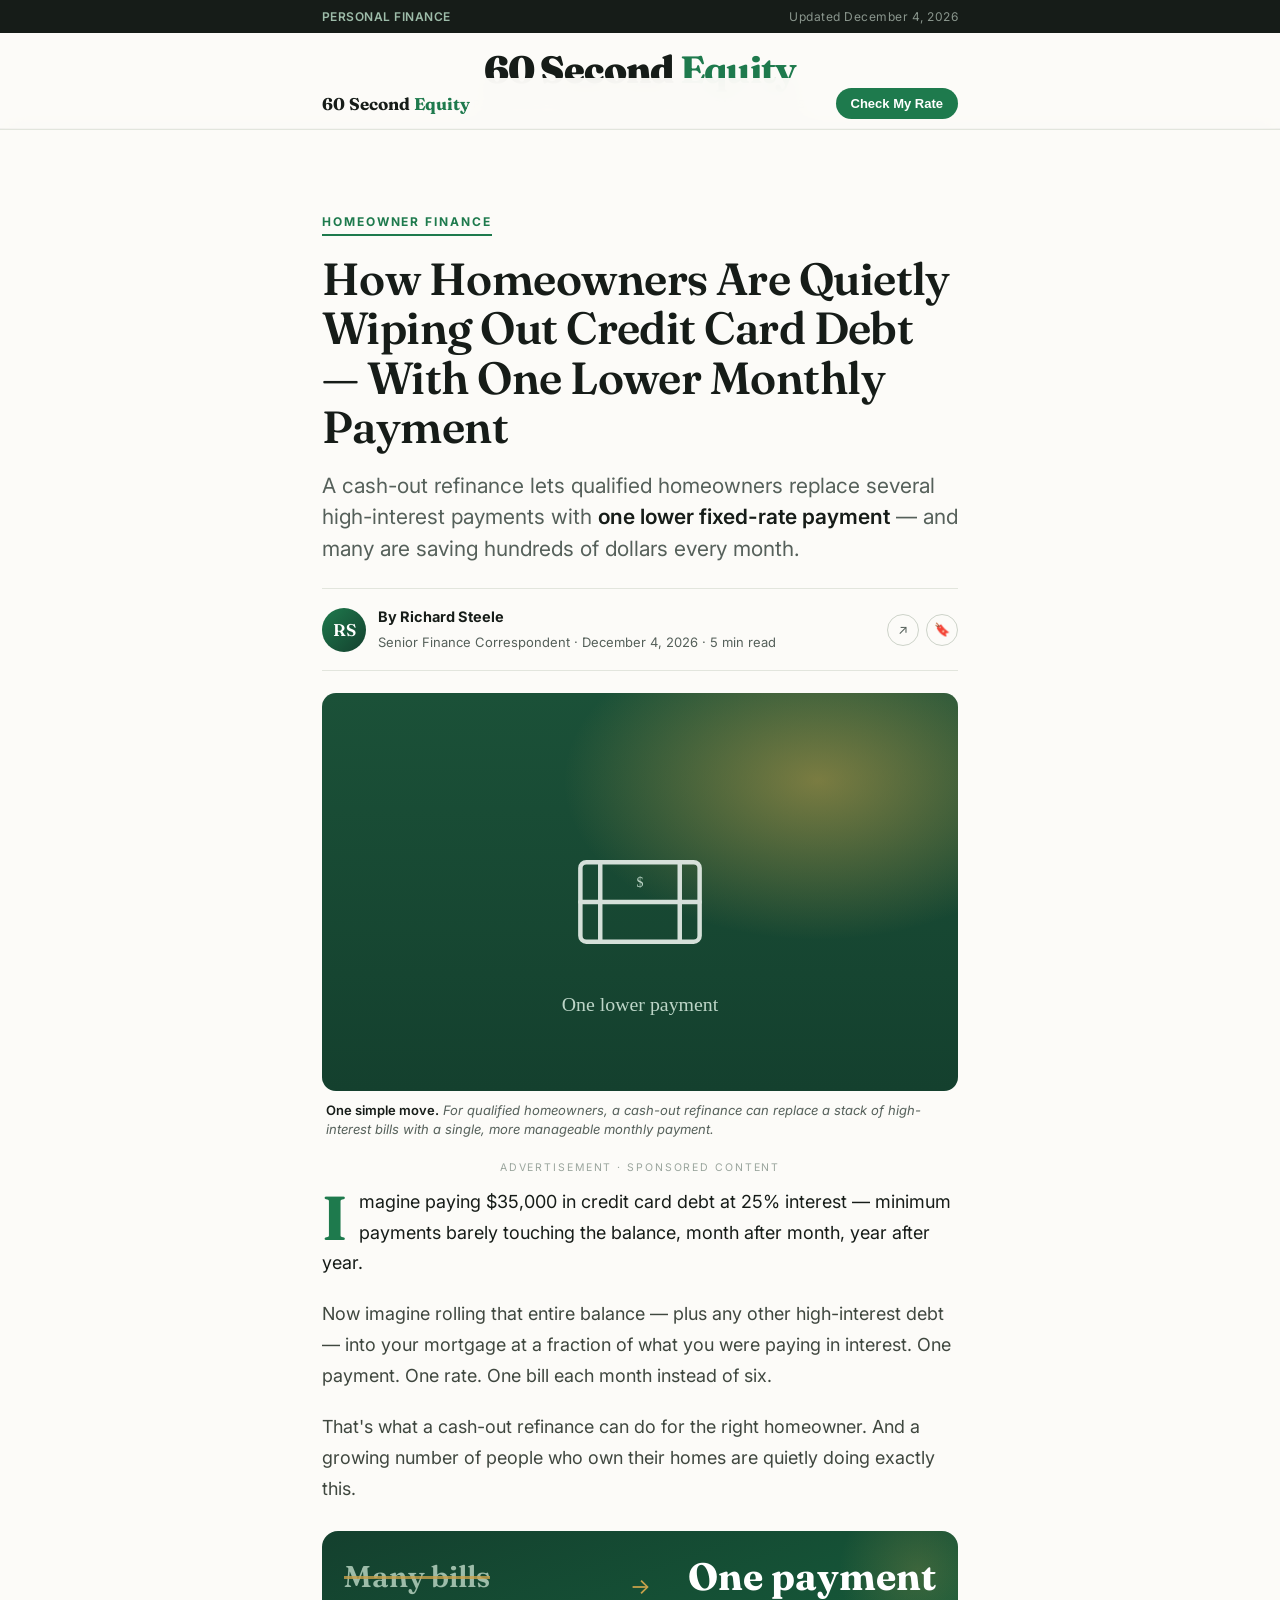
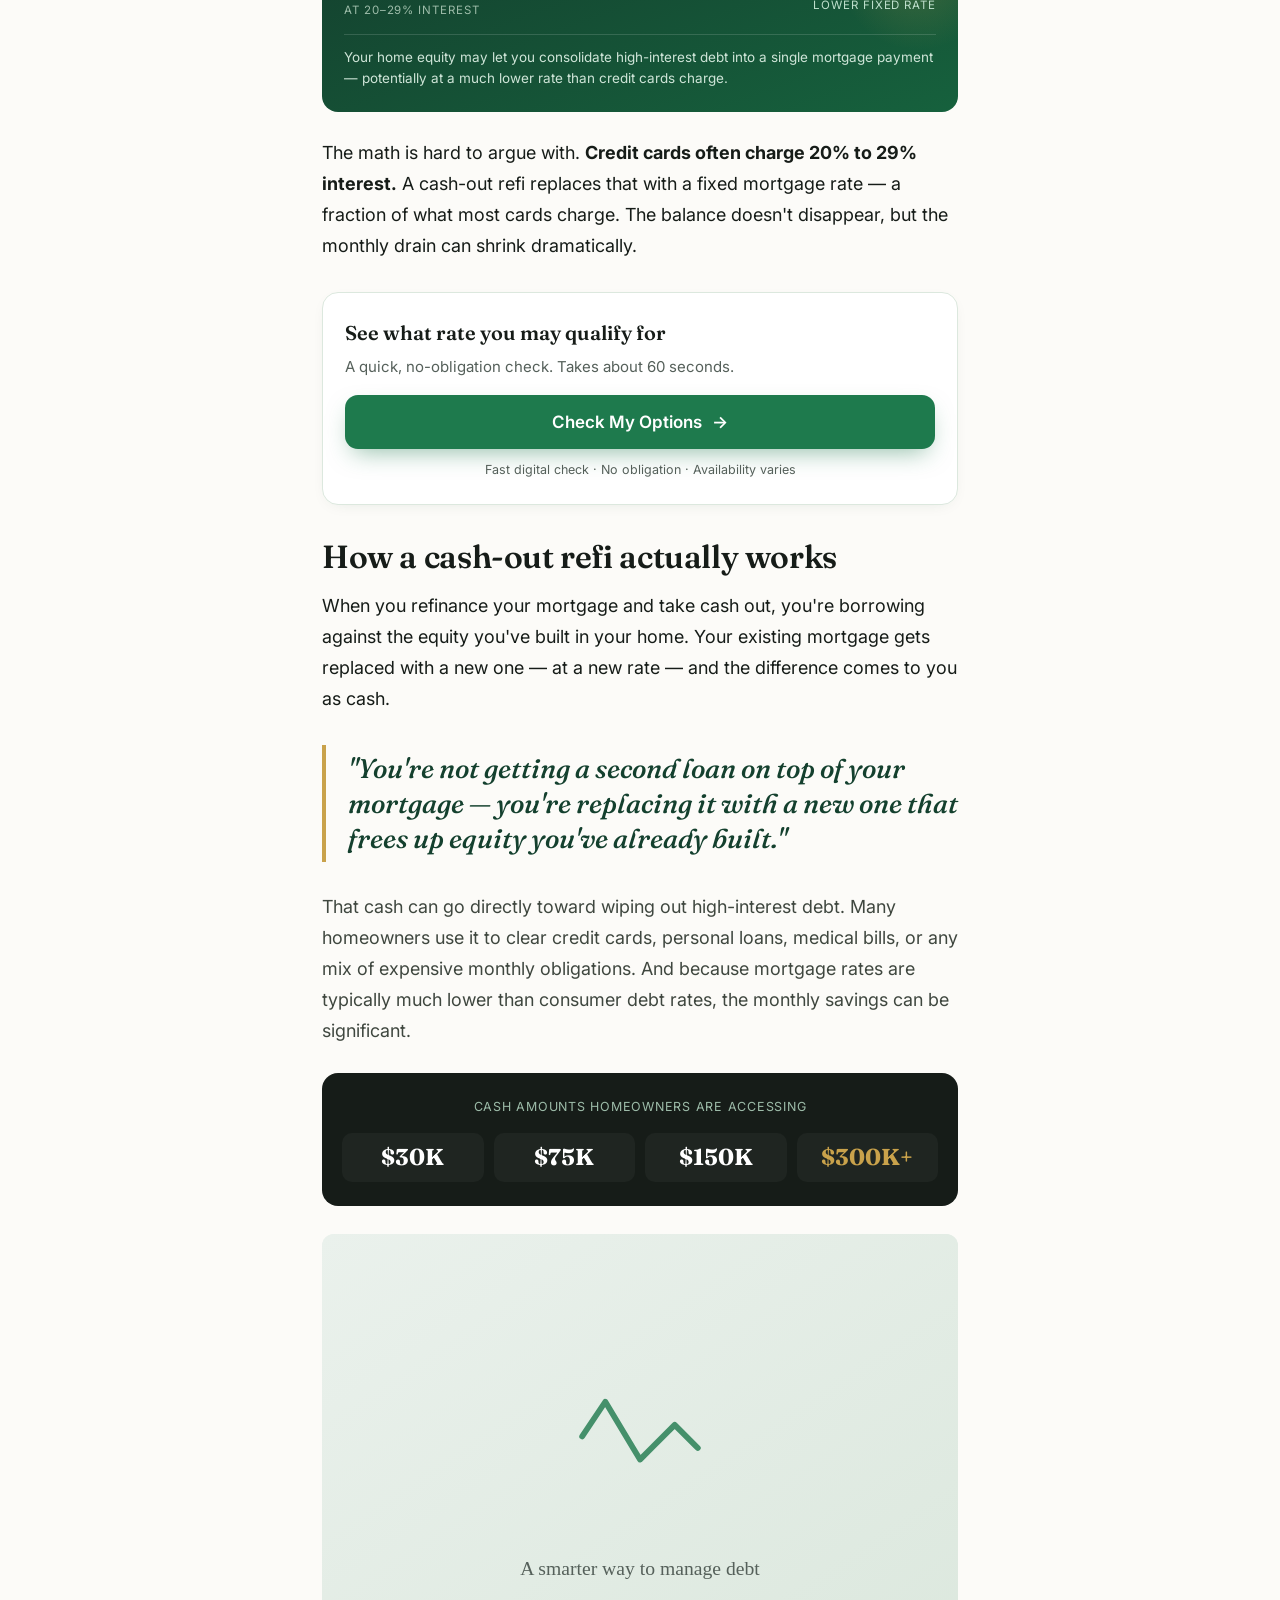
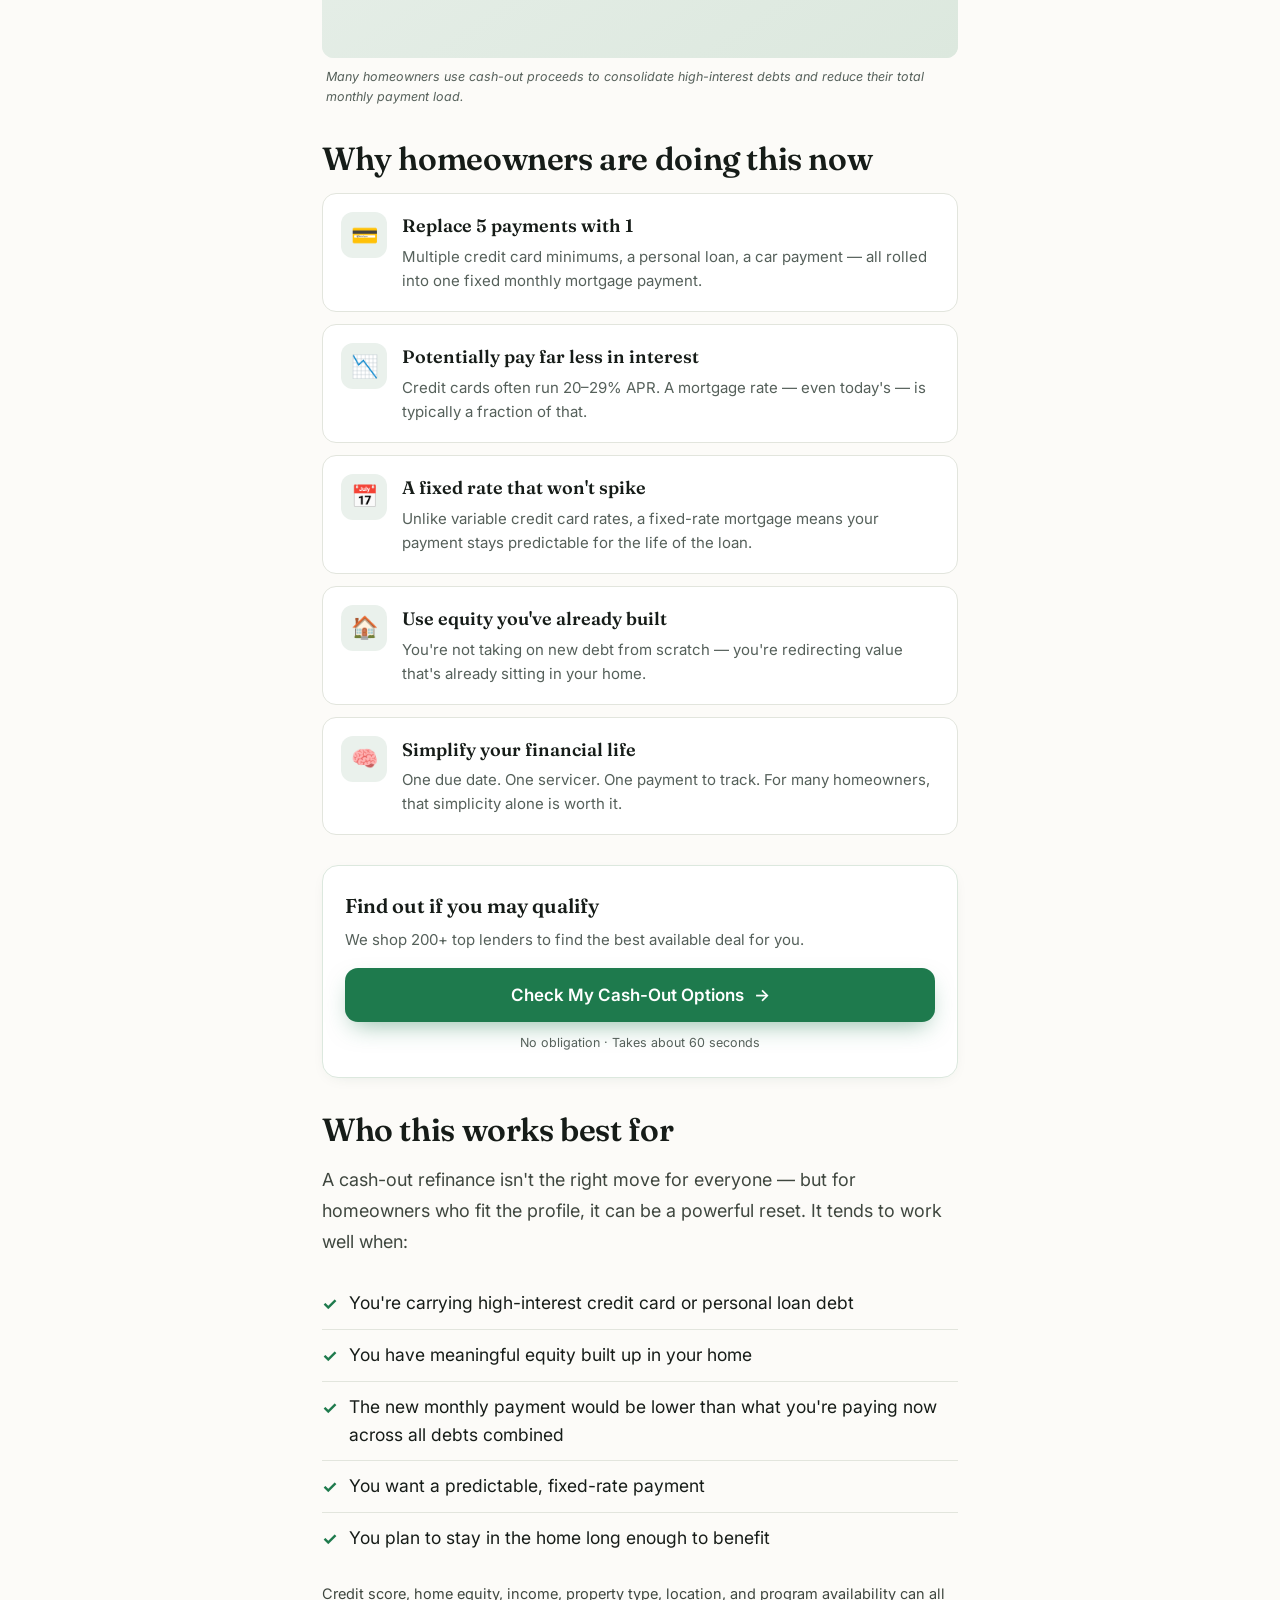
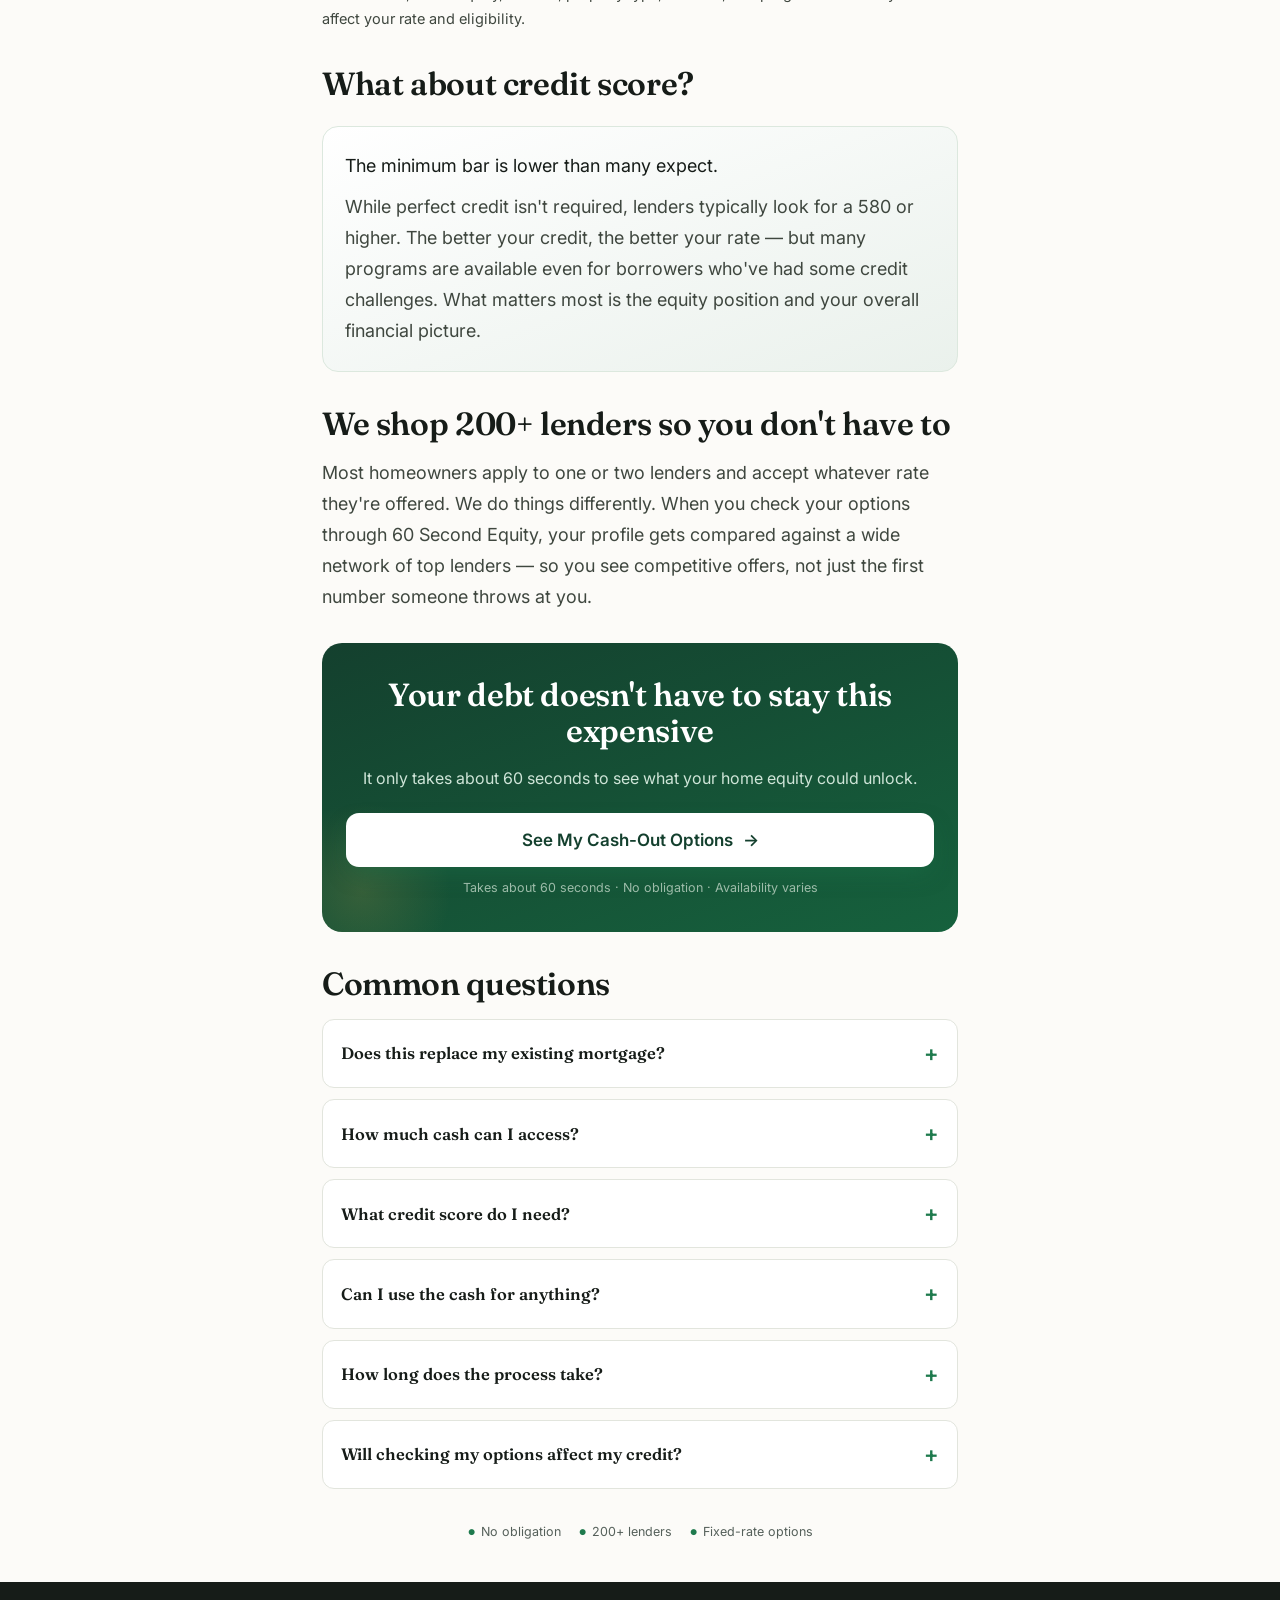
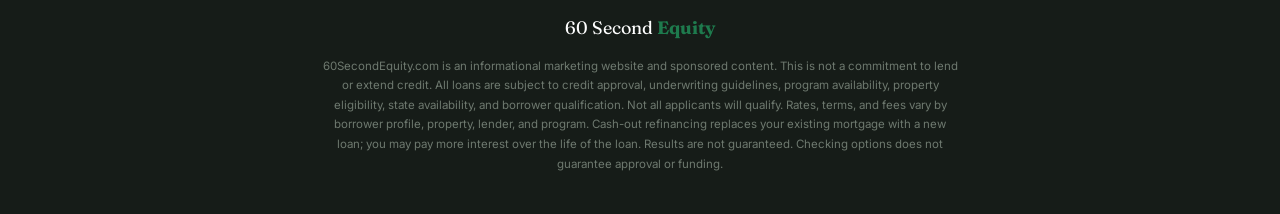
<file: cashout-article.html>
<!DOCTYPE html>
<html lang="en">
<head>
<meta charset="UTF-8">
<meta name="viewport" content="width=device-width, initial-scale=1.0">
<meta name="description" content="Homeowners carrying high-interest credit card debt are using cash-out refinancing to roll it all into one lower monthly payment — and saving hundreds every month.">
<title>60 Second Equity | The Quiet Way Homeowners Are Escaping Credit Card Debt</title>
<link rel="preconnect" href="https://fonts.googleapis.com">
<link rel="preconnect" href="https://fonts.gstatic.com" crossorigin>
<link href="https://fonts.googleapis.com/css2?family=Fraunces:opsz,wght@9..144,400;9..144,500;9..144,600;9..144,700;9..144,900&family=Inter:wght@400;500;600;700&display=swap" rel="stylesheet">
<style>
  :root{
    --ink:#161C18;
    --forest:#14402E;
    --emerald:#1E7A4D;
    --emerald-dark:#16613D;
    --paper:#FCFBF8;
    --sage:#EAF1EC;
    --sage-deep:#DCE8DE;
    --stone:#55605A;
    --line:#E2E5DD;
    --line-dark:#CDD3C9;
    --gold:#C9A24B;
  }
  *{box-sizing:border-box;margin:0;padding:0}
  html{scroll-behavior:smooth;-webkit-text-size-adjust:100%}
  body{font-family:'Inter',system-ui,sans-serif;color:var(--ink);background:var(--paper);line-height:1.6;overflow-x:hidden;padding-bottom:90px;}
  .serif{font-family:'Fraunces',Georgia,serif;}
  .wrap{max-width:680px;margin:0 auto;padding:0 22px;}
  img{max-width:100%;display:block;}
  h1,h2,h3,p,.dek{overflow-wrap:break-word;word-break:break-word;hyphens:auto;}
  .speed .old,.speed .new{min-width:0;}
  @media(min-width:720px){body{padding-bottom:0;}}

  /* ===== utility bar ===== */
  .util{background:var(--ink);color:#C3CDC6;font-size:12px;letter-spacing:.04em;}
  .util .u{max-width:680px;margin:0 auto;padding:7px 22px;display:flex;justify-content:space-between;align-items:center;}
  .util .sect{text-transform:uppercase;font-weight:600;color:#9DBCA9;}
  .util .date{color:#8A968D;}

  /* ===== masthead ===== */
  .masthead{text-align:center;padding:18px 22px 14px;border-bottom:2px solid var(--ink);background:var(--paper);}
  .masthead .name{font-family:'Fraunces',serif;font-weight:900;font-size:clamp(26px,7vw,38px);letter-spacing:-.02em;color:var(--ink);line-height:1;}
  .masthead .name b{color:var(--emerald);}
  .masthead .tag{font-size:11px;letter-spacing:.22em;text-transform:uppercase;color:var(--stone);margin-top:7px;}

  /* sticky mini-masthead */
  .ministicky{position:sticky;top:0;z-index:50;background:rgba(252,251,248,.94);backdrop-filter:blur(12px);border-bottom:1px solid var(--line);transform:translateY(-100%);transition:transform .3s;}
  .ministicky.show{transform:translateY(0);}
  .ministicky .m{max-width:680px;margin:0 auto;padding:10px 22px;display:flex;align-items:center;justify-content:space-between;gap:12px;}
  .ministicky .mn{font-family:'Fraunces',serif;font-weight:700;font-size:17px;color:var(--ink);}
  .ministicky .mn b{color:var(--emerald);}
  .ministicky .mb{background:var(--emerald);color:#fff;border:none;cursor:pointer;font-weight:600;font-size:13px;padding:8px 15px;border-radius:999px;}

  /* ===== article head ===== */
  .ahead{padding:26px 0 0;}
  .cat{display:inline-block;font-size:12px;font-weight:700;letter-spacing:.16em;text-transform:uppercase;color:var(--emerald);border-bottom:2px solid var(--emerald);padding-bottom:3px;margin-bottom:18px;}
  h1.head{font-family:'Fraunces',serif;font-weight:600;font-size:clamp(30px,7vw,45px);line-height:1.1;letter-spacing:-.012em;color:var(--ink);margin-bottom:18px;}
  .dek{font-size:clamp(18px,4.6vw,21px);line-height:1.5;color:var(--stone);font-weight:400;margin-bottom:24px;}
  .dek b{color:var(--ink);font-weight:600;}

  .byline{display:flex;align-items:center;gap:12px;padding:16px 0;border-top:1px solid var(--line);border-bottom:1px solid var(--line);}
  .byline .av{width:44px;height:44px;border-radius:50%;background:linear-gradient(135deg,var(--emerald),var(--forest));display:grid;place-items:center;color:#fff;font-family:'Fraunces',serif;font-weight:600;font-size:17px;flex:none;}
  .byline .meta{flex:1;}
  .byline .meta b{display:block;font-size:14.5px;color:var(--ink);}
  .byline .meta span{font-size:13px;color:var(--stone);}
  .byline .share{display:flex;gap:7px;}
  .byline .share a{width:32px;height:32px;border-radius:50%;border:1px solid var(--line-dark);display:grid;place-items:center;color:var(--stone);font-size:13px;text-decoration:none;transition:.2s;}
  .byline .share a:hover{background:var(--sage);color:var(--emerald);border-color:var(--sage-deep);}

  /* ===== hero photo ===== */
  .hero-fig{margin:22px 0 6px;}
  .hero-photo{width:100%;aspect-ratio:16/10;object-fit:cover;border-radius:14px;background:linear-gradient(135deg,var(--sage),var(--sage-deep));}
  .hero-fig figcaption{font-size:13px;color:var(--stone);font-style:italic;padding:10px 4px 0;line-height:1.5;}
  .hero-fig figcaption b{font-style:normal;font-weight:600;color:var(--ink);}

  .adlabel{font-size:10.5px;letter-spacing:.18em;text-transform:uppercase;color:#9AA59D;text-align:center;padding:14px 0 2px;}

  /* ===== article body ===== */
  .body-wrap{padding-top:8px;}
  p.body{font-size:18px;line-height:1.72;color:var(--ink);margin-bottom:20px;}
  p.body.dim{color:#3F473F;}
  p.lead-drop:first-letter{font-family:'Fraunces',serif;font-weight:700;float:left;font-size:62px;line-height:.82;padding:6px 12px 0 0;color:var(--emerald);}

  h2.sec{font-family:'Fraunces',serif;font-weight:600;font-size:clamp(24px,5.8vw,32px);line-height:1.14;letter-spacing:-.012em;margin:34px 0 16px;color:var(--ink);}

  /* speed stat / proof box */
  .speed{margin:26px 0;padding:22px;background:linear-gradient(160deg,var(--forest),var(--emerald-dark));border-radius:16px;color:#fff;position:relative;overflow:hidden;}
  .speed::after{content:"";position:absolute;right:-40px;top:-40px;width:160px;height:160px;background:radial-gradient(circle,rgba(201,162,75,.22),transparent 70%);}
  .speed .row{display:flex;align-items:center;gap:14px;position:relative;z-index:1;}
  .speed .old{flex:1;}
  .speed .old .n{font-family:'Fraunces',serif;font-size:30px;font-weight:600;color:#9DBCA9;text-decoration:line-through;text-decoration-color:rgba(201,162,75,.8);}
  .speed .old .l{font-size:11.5px;letter-spacing:.08em;text-transform:uppercase;color:#9DBCA9;}
  .speed .arrow{color:var(--gold);font-size:22px;}
  .speed .new{flex:1;text-align:right;}
  .speed .new .n{font-family:'Fraunces',serif;font-size:38px;font-weight:700;color:#fff;line-height:1;}
  .speed .new .l{font-size:11.5px;letter-spacing:.08em;text-transform:uppercase;color:#BFE0CD;}
  .speed .cap{position:relative;z-index:1;margin-top:14px;font-size:13.5px;color:#CFE5D8;border-top:1px solid rgba(255,255,255,.14);padding-top:12px;}

  /* inline photo */
  .inline-fig{margin:28px 0;}
  .inline-fig img{width:100%;aspect-ratio:3/2;object-fit:cover;border-radius:12px;background:linear-gradient(135deg,var(--sage),var(--sage-deep));}
  .inline-fig figcaption{font-size:12.5px;color:var(--stone);font-style:italic;padding:9px 4px 0;}

  /* pull quote */
  .pq{font-family:'Fraunces',serif;font-weight:500;font-size:clamp(21px,5.4vw,27px);line-height:1.3;color:var(--forest);border-left:4px solid var(--gold);padding:6px 0 6px 22px;margin:30px 0;font-style:italic;}

  /* checklist */
  .checks{list-style:none;margin:22px 0;}
  .checks li{display:flex;gap:12px;align-items:flex-start;padding:10px 0;font-size:17.5px;}
  .checks .ic{flex:none;width:26px;height:26px;border-radius:50%;background:var(--sage);color:var(--emerald);display:grid;place-items:center;font-size:13px;font-weight:700;margin-top:2px;}

  /* amounts */
  .amts{background:var(--ink);border-radius:16px;padding:24px 20px;margin:26px 0;}
  .amts .t{color:#9DBCA9;font-size:12.5px;letter-spacing:.06em;text-transform:uppercase;margin-bottom:16px;text-align:center;}
  .amts .grid{display:grid;grid-template-columns:repeat(4,1fr);gap:10px;}
  .amts .g{text-align:center;padding:13px 4px;background:rgba(255,255,255,.04);border-radius:10px;}
  .amts .g .n{font-family:'Fraunces',serif;font-weight:700;font-size:clamp(17px,5vw,23px);color:#fff;line-height:1;}
  .amts .g .n.hl{color:var(--gold);}
  @media(max-width:430px){.amts .grid{grid-template-columns:repeat(2,1fr);}}

  /* feature cards */
  .feat{display:flex;gap:15px;padding:18px;background:#fff;border:1px solid var(--line);border-radius:14px;margin-bottom:12px;}
  .feat .em{flex:none;width:46px;height:46px;border-radius:12px;background:var(--sage);display:grid;place-items:center;font-size:22px;}
  .feat h3{font-family:'Fraunces',serif;font-weight:600;font-size:18px;margin-bottom:4px;}
  .feat p{font-size:15px;color:var(--stone);margin:0;}

  /* rows */
  .rows{list-style:none;margin:18px 0;}
  .rows li{display:flex;gap:12px;align-items:flex-start;padding:11px 0;border-bottom:1px solid var(--line);font-size:17.5px;}
  .rows li:last-child{border-bottom:none;}
  .rows .ck{flex:none;color:var(--emerald);font-weight:700;margin-top:1px;}

  /* inline CTA card */
  .ctacard{background:#fff;border:1px solid var(--sage-deep);border-radius:16px;padding:24px 22px;margin:30px 0;box-shadow:0 4px 18px -10px rgba(20,64,46,.18);}
  .ctacard .h{font-family:'Fraunces',serif;font-weight:600;font-size:20px;margin-bottom:6px;}
  .ctacard .s{font-size:15px;color:var(--stone);margin-bottom:16px;}
  .cta{display:flex;align-items:center;justify-content:center;gap:10px;width:100%;background:var(--emerald);color:#fff;border:none;cursor:pointer;font-family:'Inter';font-weight:600;font-size:17px;padding:17px 26px;border-radius:13px;box-shadow:0 10px 24px -8px rgba(30,122,77,.5);transition:transform .18s,background .2s;}
  .cta:hover{background:var(--emerald-dark);transform:translateY(-2px);}
  .cta .ar{transition:transform .2s;}
  .cta:hover .ar{transform:translateX(4px);}
  .cta-sub{text-align:center;font-size:12.5px;color:var(--stone);margin-top:11px;}

  /* denied */
  .denied{background:linear-gradient(160deg,#fff,var(--sage));border:1px solid var(--sage-deep);border-radius:16px;padding:24px 22px;margin:24px 0;}
  .denied h2{margin-top:0;}

  /* final */
  .final{background:linear-gradient(160deg,var(--forest),var(--emerald-dark));border-radius:20px;padding:34px 24px;text-align:center;color:#fff;margin:30px 0;position:relative;overflow:hidden;}
  .final::before{content:"";position:absolute;left:-50px;bottom:-50px;width:180px;height:180px;background:radial-gradient(circle,rgba(201,162,75,.18),transparent 70%);}
  .final h2{color:#fff;position:relative;z-index:1;margin-top:0;}
  .final p{color:#CFE5D8;position:relative;z-index:1;margin-bottom:22px;font-size:16px;}
  .final .cta{position:relative;z-index:1;background:#fff;color:var(--forest);}
  .final .cta:hover{background:var(--gold);color:var(--ink);}
  .final .cta-sub{color:#9DBCA9;position:relative;z-index:1;}

  /* faq */
  details{border:1px solid var(--line);border-radius:12px;margin-bottom:11px;background:#fff;overflow:hidden;}
  summary{font-family:'Fraunces',serif;font-weight:600;font-size:16.5px;padding:16px 18px;cursor:pointer;list-style:none;display:flex;justify-content:space-between;align-items:center;gap:12px;}
  summary::-webkit-details-marker{display:none;}
  summary::after{content:"+";color:var(--emerald);font-size:22px;font-family:'Inter';flex:none;}
  details[open] summary::after{content:"–";}
  details .ans{padding:0 18px 16px;color:var(--stone);font-size:15.5px;}

  .trust{display:flex;flex-wrap:wrap;gap:8px 18px;justify-content:center;padding:22px 0 4px;}
  .trust span{font-size:12.5px;color:var(--stone);display:inline-flex;align-items:center;gap:6px;}
  .trust span::before{content:"●";color:var(--emerald);font-size:8px;}

  footer{background:var(--ink);color:#8A968D;padding:32px 0 40px;margin-top:36px;}
  footer .wrap{text-align:center;}
  footer .fl{font-family:'Fraunces',serif;font-size:18px;color:#fff;margin-bottom:14px;}
  footer .fl b{color:var(--emerald);}
  footer p{font-size:11.5px;line-height:1.7;color:#6E796F;}

  /* sticky mobile CTA */
  .sticky-cta{position:fixed;left:0;right:0;bottom:0;z-index:60;background:rgba(252,251,248,.95);backdrop-filter:blur(12px);border-top:1px solid var(--line);padding:11px 16px calc(11px + env(safe-area-inset-bottom));transform:translateY(120%);transition:transform .35s cubic-bezier(.2,.8,.2,1);}
  .sticky-cta.show{transform:translateY(0);}
  .sticky-cta .cta{padding:15px;font-size:16px;}
  @media(min-width:720px){.sticky-cta{display:none;}}

  .rv{opacity:0;transform:translateY(20px);transition:opacity .7s ease,transform .7s ease;}
  .rv.in{opacity:1;transform:none;}
  @media(prefers-reduced-motion:reduce){.rv{opacity:1;transform:none;transition:none;}}
</style>
</head>
<body>

<!-- utility bar -->
<div class="util"><div class="u"><span class="sect">Personal Finance</span><span class="date" id="utilDate">Updated Today</span></div></div>

<!-- masthead -->
<div class="masthead">
  <div class="name">60 Second <b>Equity</b></div>
  <div class="tag">Practical Money News for Homeowners</div>
</div>

<!-- sticky mini masthead -->
<div class="ministicky" id="ministicky">
  <div class="m">
    <div class="mn">60 Second <b>Equity</b></div>
    <button class="mb" onclick="openForm()">Check My Rate</button>
  </div>
</div>

<main class="wrap">

  <!-- article head -->
  <div class="ahead">
    <span class="cat">Homeowner Finance</span>
    <h1 class="head">How Homeowners Are Quietly Wiping Out Credit Card Debt — With One Lower Monthly Payment</h1>
    <p class="dek">A cash-out refinance lets qualified homeowners replace several high-interest payments with <b>one lower fixed-rate payment</b> — and many are saving hundreds of dollars every month.</p>

    <div class="byline">
      <div class="av">RS</div>
      <div class="meta">
        <b>By Richard Steele</b>
        <span>Senior Finance Correspondent · <span id="byDate">5 min read</span></span>
      </div>
      <div class="share">
        <a href="#" onclick="return false" aria-label="Share">↗</a>
        <a href="#" onclick="return false" aria-label="Save">🔖</a>
      </div>
    </div>
  </div>

  <!-- hero photo -->
  <figure class="hero-fig">
    <img class="hero-photo" alt="A family relaxing at home, debt-free" loading="eager"
      src="https://images.unsplash.com/photo-1484807352052-23338990c6c6?q=80&w=1280&auto=format&fit=crop"
      onerror="this.onerror=null;this.src=HERO_FALLBACK;">
    <figcaption><b>One simple move.</b> For qualified homeowners, a cash-out refinance can replace a stack of high-interest bills with a single, more manageable monthly payment.</figcaption>
  </figure>

  <div class="adlabel">Advertisement · Sponsored Content</div>

  <!-- body -->
  <div class="body-wrap">
    <p class="body lead-drop">Imagine paying $35,000 in credit card debt at 25% interest — minimum payments barely touching the balance, month after month, year after year.</p>

    <p class="body dim">Now imagine rolling that entire balance — plus any other high-interest debt — into your mortgage at a fraction of what you were paying in interest. One payment. One rate. One bill each month instead of six.</p>

    <p class="body dim">That's what a cash-out refinance can do for the right homeowner. And a growing number of people who own their homes are quietly doing exactly this.</p>

    <div class="speed">
      <div class="row">
        <div class="old"><div class="n">Many bills</div><div class="l">at 20–29% interest</div></div>
        <div class="arrow">→</div>
        <div class="new"><div class="n">One payment</div><div class="l">lower fixed rate</div></div>
      </div>
      <div class="cap">Your home equity may let you consolidate high-interest debt into a single mortgage payment — potentially at a much lower rate than credit cards charge.</div>
    </div>

    <p class="body">The math is hard to argue with. <strong>Credit cards often charge 20% to 29% interest.</strong> A cash-out refi replaces that with a fixed mortgage rate — a fraction of what most cards charge. The balance doesn't disappear, but the monthly drain can shrink dramatically.</p>

    <div class="ctacard">
      <div class="h">See what rate you may qualify for</div>
      <div class="s">A quick, no-obligation check. Takes about 60 seconds.</div>
      <button class="cta" onclick="openForm()">Check My Options <span class="ar">→</span></button>
      <div class="cta-sub">Fast digital check · No obligation · Availability varies</div>
    </div>

    <h2 class="sec">How a cash-out refi actually works</h2>
    <p class="body">When you refinance your mortgage and take cash out, you're borrowing against the equity you've built in your home. Your existing mortgage gets replaced with a new one — at a new rate — and the difference comes to you as cash.</p>

    <p class="pq">"You're not getting a second loan on top of your mortgage — you're replacing it with a new one that frees up equity you've already built."</p>

    <p class="body dim">That cash can go directly toward wiping out high-interest debt. Many homeowners use it to clear credit cards, personal loans, medical bills, or any mix of expensive monthly obligations. And because mortgage rates are typically much lower than consumer debt rates, the monthly savings can be significant.</p>

    <div class="amts">
      <div class="t">Cash amounts homeowners are accessing</div>
      <div class="grid">
        <div class="g"><div class="n">$30K</div></div>
        <div class="g"><div class="n">$75K</div></div>
        <div class="g"><div class="n">$150K</div></div>
        <div class="g"><div class="n hl">$300K+</div></div>
      </div>
    </div>

    <!-- inline photo -->
    <figure class="inline-fig">
      <img alt="Couple reviewing finances on a laptop at the kitchen table" loading="lazy"
        src="https://images.unsplash.com/photo-1554224155-6726b3ff858f?q=80&w=1100&auto=format&fit=crop"
        onerror="this.onerror=null;this.src=INLINE_FALLBACK;">
      <figcaption>Many homeowners use cash-out proceeds to consolidate high-interest debts and reduce their total monthly payment load.</figcaption>
    </figure>

    <h2 class="sec">Why homeowners are doing this now</h2>
    <div class="feat"><div class="em">💳</div><div><h3>Replace 5 payments with 1</h3><p>Multiple credit card minimums, a personal loan, a car payment — all rolled into one fixed monthly mortgage payment.</p></div></div>
    <div class="feat"><div class="em">📉</div><div><h3>Potentially pay far less in interest</h3><p>Credit cards often run 20–29% APR. A mortgage rate — even today's — is typically a fraction of that.</p></div></div>
    <div class="feat"><div class="em">📅</div><div><h3>A fixed rate that won't spike</h3><p>Unlike variable credit card rates, a fixed-rate mortgage means your payment stays predictable for the life of the loan.</p></div></div>
    <div class="feat"><div class="em">🏠</div><div><h3>Use equity you've already built</h3><p>You're not taking on new debt from scratch — you're redirecting value that's already sitting in your home.</p></div></div>
    <div class="feat"><div class="em">🧠</div><div><h3>Simplify your financial life</h3><p>One due date. One servicer. One payment to track. For many homeowners, that simplicity alone is worth it.</p></div></div>

    <div class="ctacard">
      <div class="h">Find out if you may qualify</div>
      <div class="s">We shop 200+ top lenders to find the best available deal for you.</div>
      <button class="cta" onclick="openForm()">Check My Cash-Out Options <span class="ar">→</span></button>
      <div class="cta-sub">No obligation · Takes about 60 seconds</div>
    </div>

    <h2 class="sec">Who this works best for</h2>
    <p class="body dim">A cash-out refinance isn't the right move for everyone — but for homeowners who fit the profile, it can be a powerful reset. It tends to work well when:</p>
    <ul class="rows">
      <li><span class="ck">✓</span> You're carrying high-interest credit card or personal loan debt</li>
      <li><span class="ck">✓</span> You have meaningful equity built up in your home</li>
      <li><span class="ck">✓</span> The new monthly payment would be lower than what you're paying now across all debts combined</li>
      <li><span class="ck">✓</span> You want a predictable, fixed-rate payment</li>
      <li><span class="ck">✓</span> You plan to stay in the home long enough to benefit</li>
    </ul>
    <p class="body dim" style="font-size:14.5px;">Credit score, home equity, income, property type, location, and program availability can all affect your rate and eligibility.</p>

    <h2 class="sec">What about credit score?</h2>
    <div class="denied">
      <p class="body" style="margin-bottom:10px;">The minimum bar is lower than many expect.</p>
      <p class="body dim" style="margin-bottom:0;">While perfect credit isn't required, lenders typically look for a 580 or higher. The better your credit, the better your rate — but many programs are available even for borrowers who've had some credit challenges. What matters most is the equity position and your overall financial picture.</p>
    </div>

    <h2 class="sec">We shop 200+ lenders so you don't have to</h2>
    <p class="body dim">Most homeowners apply to one or two lenders and accept whatever rate they're offered. We do things differently. When you check your options through 60 Second Equity, your profile gets compared against a wide network of top lenders — so you see competitive offers, not just the first number someone throws at you.</p>

    <div class="final">
      <h2 class="sec">Your debt doesn't have to stay this expensive</h2>
      <p>It only takes about 60 seconds to see what your home equity could unlock.</p>
      <button class="cta" onclick="openForm()">See My Cash-Out Options <span class="ar">→</span></button>
      <div class="cta-sub">Takes about 60 seconds · No obligation · Availability varies</div>
    </div>

    <h2 class="sec">Common questions</h2>
    <details><summary>Does this replace my existing mortgage?</summary><div class="ans">Yes. A cash-out refinance pays off your current mortgage and replaces it with a new loan at today's rate. You also receive the cash-out amount at closing.</div></details>
    <details><summary>How much cash can I access?</summary><div class="ans">Generally up to 80% of your home's value, minus what you still owe. The exact amount depends on your equity, credit, and the lender's program guidelines.</div></details>
    <details><summary>What credit score do I need?</summary><div class="ans">Most programs start at 580, with better rates available above 620. The higher your score, the more competitive your options tend to be.</div></details>
    <details><summary>Can I use the cash for anything?</summary><div class="ans">Yes — most lenders don't restrict how you use cash-out proceeds. Common uses include paying off high-interest debt, home improvements, or general financial flexibility.</div></details>
    <details><summary>How long does the process take?</summary><div class="ans">Timelines vary by lender and loan complexity, but many cash-out refis close in 30 to 45 days. Checking your options takes about 60 seconds.</div></details>
    <details><summary>Will checking my options affect my credit?</summary><div class="ans">Checking your options through this process won't affect your credit score. A hard inquiry typically only occurs when you formally apply with a lender.</div></details>

    <div class="trust"><span>No obligation</span><span>200+ lenders</span><span>Fixed-rate options</span></div>
  </div>
</main>

<footer>
  <div class="wrap">
    <div class="fl">60 Second <b>Equity</b></div>
    <p>60SecondEquity.com is an informational marketing website and sponsored content. This is not a commitment to lend or extend credit. All loans are subject to credit approval, underwriting guidelines, program availability, property eligibility, state availability, and borrower qualification. Not all applicants will qualify. Rates, terms, and fees vary by borrower profile, property, lender, and program. Cash-out refinancing replaces your existing mortgage with a new loan; you may pay more interest over the life of the loan. Results are not guaranteed. Checking options does not guarantee approval or funding.</p>
  </div>
</footer>

<!-- sticky mobile CTA -->
<div class="sticky-cta" id="stickyCta">
  <button class="cta" onclick="openForm()">Check My Cash-Out Options · 60 sec <span class="ar">→</span></button>
</div>

<script>
  var HERO_FALLBACK="data:image/svg+xml;charset=utf-8,"+encodeURIComponent('<svg xmlns="http://www.w3.org/2000/svg" viewBox="0 0 1280 800"><defs><linearGradient id="g" x1="0" y1="0" x2="0" y2="1"><stop offset="0" stop-color="#1B5138"/><stop offset="1" stop-color="#14402E"/></linearGradient><radialGradient id="s" cx="78%" cy="22%" r="40%"><stop offset="0" stop-color="#C9A24B" stop-opacity=".55"/><stop offset="1" stop-color="#C9A24B" stop-opacity="0"/></radialGradient></defs><rect width="1280" height="800" fill="url(#g)"/><rect width="1280" height="800" fill="url(#s)"/><g transform="translate(640 400)" fill="none" stroke="#EAF1EC" stroke-width="9" stroke-linejoin="round" stroke-linecap="round" opacity=".9"><rect x="-120" y="-60" width="240" height="160" rx="12"/><line x1="-80" y1="-60" x2="-80" y2="100"/><line x1="80" y1="-60" x2="80" y2="100"/><line x1="-120" y1="20" x2="120" y2="20"/><text x="0" y="-10" font-family="Georgia,serif" font-size="28" fill="#CFE5D8" text-anchor="middle" stroke="none">$</text></g><text x="640" y="640" font-family="Georgia,serif" font-size="40" fill="#CFE5D8" text-anchor="middle" opacity=".9">One lower payment</text></svg>');
  var INLINE_FALLBACK="data:image/svg+xml;charset=utf-8,"+encodeURIComponent('<svg xmlns="http://www.w3.org/2000/svg" viewBox="0 0 1100 733"><defs><linearGradient id="g2" x1="0" y1="0" x2="1" y2="1"><stop offset="0" stop-color="#EAF1EC"/><stop offset="1" stop-color="#DCE8DE"/></linearGradient></defs><rect width="1100" height="733" fill="url(#g2)"/><g transform="translate(550 350)" fill="none" stroke="#1E7A4D" stroke-width="10" stroke-linecap="round" stroke-linejoin="round" opacity=".8"><path d="M-100 0 L-60 -60 L0 40 L60 -20 L100 20"/></g><text x="550" y="590" font-family="Georgia,serif" font-size="34" fill="#55605A" text-anchor="middle">A smarter way to manage debt</text></svg>');

  (function(){
    var d=new Date();
    var months=['January','February','March','April','May','June','July','August','September','October','November','December'];
    var label=months[d.getMonth()]+' '+d.getDate()+', '+d.getFullYear();
    document.getElementById('utilDate').textContent='Updated '+label;
    document.getElementById('byDate').textContent=label+' · 5 min read';
  })();

  var FORM_URL="cashout-quiz.html";
  function openForm(){ window.location.href=FORM_URL; }

  var sticky=document.getElementById('stickyCta'), mini=document.getElementById('ministicky');
  window.addEventListener('scroll',function(){
    var y=window.scrollY;
    if(y>620){sticky.classList.add('show');}else{sticky.classList.remove('show');}
    if(y>340){mini.classList.add('show');}else{mini.classList.remove('show');}
  },{passive:true});

  var io=new IntersectionObserver(function(es){es.forEach(function(en){if(en.isIntersecting){en.target.classList.add('in');io.unobserve(en.target);}});},{threshold:.1});
  document.querySelectorAll('.rv').forEach(function(el){io.observe(el);});
</script>
</body>
</html>
</file>
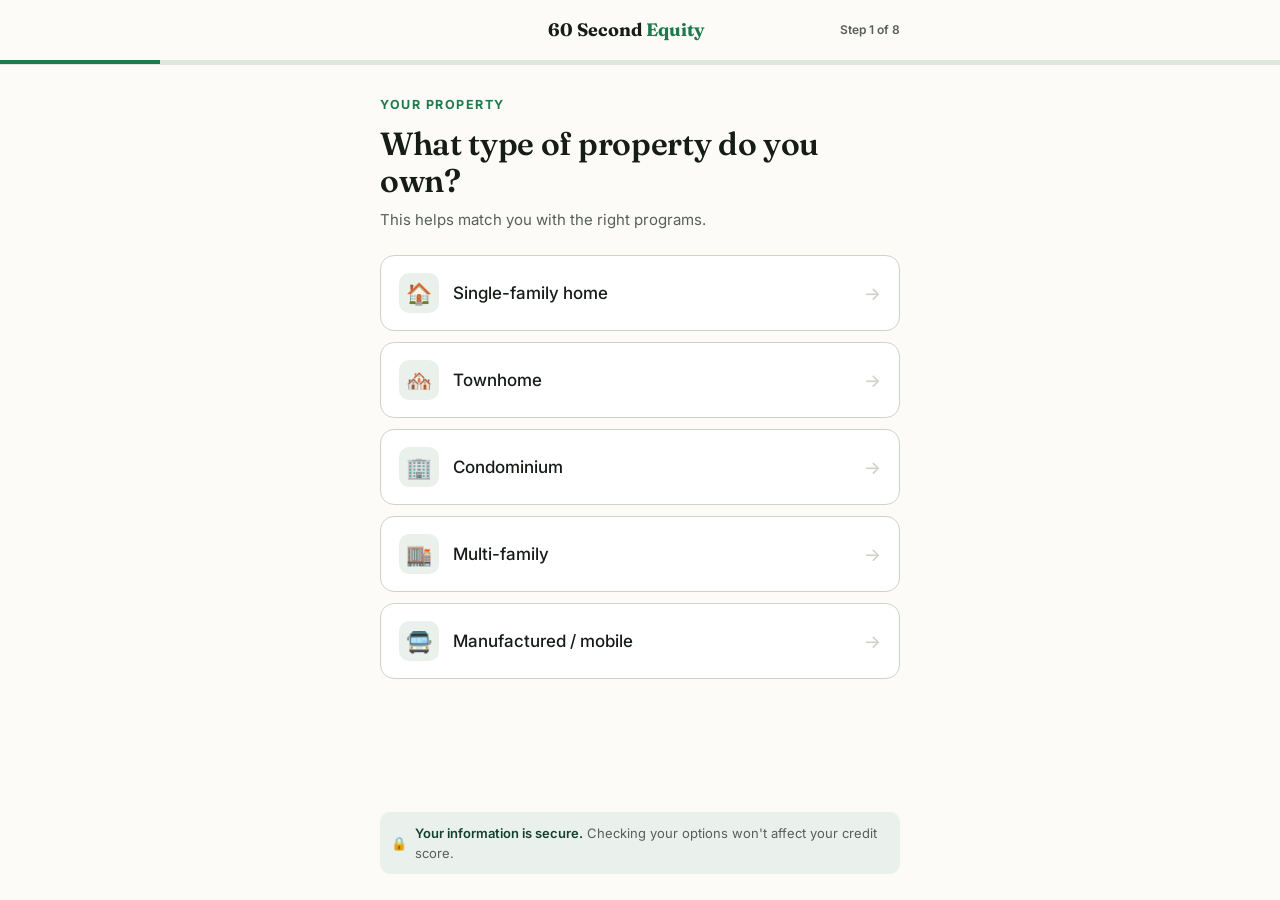
<file: cashout-quiz.html>
<!DOCTYPE html>
<html lang="en">
<head>
<meta charset="UTF-8">
<meta name="viewport" content="width=device-width, initial-scale=1.0">
<meta name="description" content="Check your cash-out refinance options — compare lenders in minutes.">
<title>Check Your Cash-Out Refi Options | 60 Second Equity</title>
<link rel="preconnect" href="https://fonts.googleapis.com">
<link rel="preconnect" href="https://fonts.gstatic.com" crossorigin>
<link href="https://fonts.googleapis.com/css2?family=Fraunces:opsz,wght@9..144,500;9..144,600;9..144,700&family=Inter:wght@400;500;600;700&display=swap" rel="stylesheet">
<style>
  :root{
    --ink:#161C18;--forest:#14402E;--emerald:#1E7A4D;--emerald-dark:#16613D;
    --paper:#FCFBF8;--sage:#EAF1EC;--sage-deep:#DCE8DE;--stone:#55605A;
    --line:#E2E5DD;--line-dark:#CDD3C9;--gold:#C9A24B;
  }
  *{box-sizing:border-box;margin:0;padding:0}
  html{-webkit-text-size-adjust:100%}
  body{font-family:'Inter',system-ui,sans-serif;color:var(--ink);background:var(--paper);line-height:1.55;min-height:100vh;display:flex;flex-direction:column;}
  .serif{font-family:'Fraunces',Georgia,serif;}

  /* top bar */
  .top{position:sticky;top:0;z-index:10;background:var(--paper);border-bottom:1px solid var(--line);padding-top:env(safe-area-inset-top);}
  .top .t{max-width:560px;margin:0 auto;padding:14px 20px;display:flex;align-items:center;gap:14px;}
  .back{background:none;border:none;cursor:pointer;font-size:24px;color:var(--stone);line-height:1;padding:4px 6px;border-radius:8px;transition:.2s;flex:none;}
  .back:hover{background:var(--sage);color:var(--emerald);}
  .back[disabled]{opacity:0;pointer-events:none;}
  .brand{font-family:'Fraunces',serif;font-weight:700;font-size:18px;color:var(--ink);flex:1;text-align:center;}
  .brand b{color:var(--emerald);}
  .stepcount{font-size:12px;color:var(--stone);font-weight:600;flex:none;min-width:64px;text-align:right;}
  .pbar{height:4px;background:var(--sage-deep);}
  .pbar .fill{height:100%;background:var(--emerald);width:12%;transition:width .4s cubic-bezier(.2,.8,.2,1);}

  /* stage */
  .stage{flex:1;display:flex;flex-direction:column;}
  .screen{max-width:560px;margin:0 auto;width:100%;padding:30px 20px 24px;display:none;animation:in .35s ease;}
  .screen.active{display:block;}
  @keyframes in{from{opacity:0;transform:translateY(14px)}to{opacity:1;transform:none}}
  .eyebrow{font-size:12.5px;font-weight:700;letter-spacing:.12em;text-transform:uppercase;color:var(--emerald);margin-bottom:12px;}
  h2.q{font-family:'Fraunces',serif;font-weight:600;font-size:clamp(24px,6.4vw,32px);line-height:1.15;letter-spacing:-.01em;margin-bottom:8px;overflow-wrap:break-word;word-break:break-word;hyphens:auto;}
  .qsub{font-size:15px;color:var(--stone);margin-bottom:24px;}

  /* option cards */
  .opts{display:flex;flex-direction:column;gap:11px;}
  .opt{display:flex;align-items:center;gap:14px;width:100%;text-align:left;background:#fff;border:1.5px solid var(--line-dark);border-radius:14px;padding:17px 18px;cursor:pointer;font-family:'Inter';font-size:17px;font-weight:500;color:var(--ink);transition:border-color .18s,background .18s,transform .12s;}
  .opt:hover{border-color:var(--emerald);background:var(--sage);}
  .opt:active{transform:scale(.99);}
  .opt.sel{border-color:var(--emerald);background:var(--sage);box-shadow:inset 0 0 0 1px var(--emerald);}
  .opt .ic{flex:none;width:40px;height:40px;border-radius:10px;background:var(--sage);display:grid;place-items:center;font-size:21px;}
  .opt.sel .ic{background:#fff;}
  .opt .arrow{margin-left:auto;color:var(--line-dark);font-size:18px;transition:.2s;}
  .opt:hover .arrow{color:var(--emerald);transform:translateX(3px);}

  /* inputs */
  .field{margin-bottom:16px;}
  .field label{display:block;font-size:13px;font-weight:600;margin-bottom:7px;}
  .inp{width:100%;padding:16px;border:1.5px solid var(--line-dark);border-radius:12px;font-family:'Inter';font-size:18px;background:#fff;transition:border-color .2s;}
  .inp:focus{outline:none;border-color:var(--emerald);}
  .inp.big{font-family:'Fraunces',serif;font-weight:600;font-size:26px;text-align:center;letter-spacing:-.01em;}
  .row2{display:flex;gap:11px;}
  .row2 .field{flex:1;min-width:0;}

  /* primary button */
  .btn{display:flex;align-items:center;justify-content:center;gap:10px;width:100%;background:var(--emerald);color:#fff;border:none;cursor:pointer;font-family:'Inter';font-weight:600;font-size:17px;padding:17px;border-radius:13px;box-shadow:0 10px 22px -10px rgba(30,122,77,.6);transition:transform .16s,background .2s;margin-top:6px;}
  .btn:hover{background:var(--emerald-dark);transform:translateY(-1px);}
  .btn[disabled]{background:var(--line-dark);box-shadow:none;cursor:not-allowed;transform:none;}

  /* trust footer */
  .trust{max-width:560px;margin:0 auto;width:100%;padding:14px 20px calc(26px + env(safe-area-inset-bottom));}
  .trust .lock{display:flex;align-items:center;justify-content:center;gap:8px;font-size:13px;color:var(--stone);background:var(--sage);border-radius:10px;padding:11px;}
  .trust .lock b{color:var(--forest);font-weight:600;}

  /* value helper chips */
  .chips{display:flex;flex-wrap:wrap;gap:8px;margin-top:14px;}
  .chip{border:1.5px solid var(--line-dark);background:#fff;border-radius:999px;padding:9px 15px;font-size:14px;font-weight:600;color:var(--stone);cursor:pointer;transition:.18s;}
  .chip:hover{border-color:var(--emerald);color:var(--emerald);background:var(--sage);}

  .note{font-size:13px;color:var(--stone);margin-top:14px;text-align:center;}

  /* loading match */
  .loader{max-width:560px;margin:0 auto;width:100%;padding:60px 20px;text-align:center;display:none;}
  .loader.active{display:block;animation:in .35s ease;}
  .ring{width:64px;height:64px;border:5px solid var(--sage-deep);border-top-color:var(--emerald);border-radius:50%;margin:0 auto 24px;animation:spin 1s linear infinite;}
  @keyframes spin{to{transform:rotate(360deg)}}
  .loader h2{font-family:'Fraunces',serif;font-weight:600;font-size:24px;margin-bottom:10px;}
  .loader p{color:var(--stone);font-size:15px;}
  .lsteps{margin-top:26px;text-align:left;max-width:300px;margin-left:auto;margin-right:auto;}
  .lstep{display:flex;align-items:center;gap:12px;padding:9px 0;font-size:15px;color:var(--stone);opacity:.4;transition:opacity .4s;}
  .lstep.on{opacity:1;color:var(--ink);}
  .lstep .c{width:22px;height:22px;border-radius:50%;background:var(--emerald);color:#fff;display:grid;place-items:center;font-size:12px;flex:none;}

  /* success */
  .done{max-width:560px;margin:0 auto;width:100%;padding:50px 20px;text-align:center;display:none;}
  .done.active{display:block;animation:in .35s ease;}
  .done .big{width:74px;height:74px;border-radius:50%;background:var(--sage);display:grid;place-items:center;margin:0 auto 22px;}
  .done .big .c{width:48px;height:48px;border-radius:50%;background:var(--emerald);display:grid;place-items:center;color:#fff;font-size:26px;}
  .done h2{font-family:'Fraunces',serif;font-weight:600;font-size:28px;margin-bottom:12px;}
  .done p{color:var(--stone);font-size:16px;max-width:380px;margin:0 auto 8px;}
</style>
</head>
<body>

<div class="top">
  <div class="t">
    <button class="back" id="backBtn" disabled onclick="goBack()" aria-label="Back">←</button>
    <div class="brand">60 Second <b>Equity</b></div>
    <div class="stepcount" id="stepCount">Step 1 of 8</div>
  </div>
  <div class="pbar"><div class="fill" id="pfill"></div></div>
</div>

<div class="stage">

  <!-- 1: property type -->
  <section class="screen active" data-step="1">
    <div class="eyebrow">Your Property</div>
    <h2 class="q">What type of property do you own?</h2>
    <p class="qsub">This helps match you with the right programs.</p>
    <div class="opts">
      <button class="opt" onclick="pick(this,'propertyType','Single-family home')"><span class="ic">🏠</span>Single-family home<span class="arrow">→</span></button>
      <button class="opt" onclick="pick(this,'propertyType','Townhome')"><span class="ic">🏘️</span>Townhome<span class="arrow">→</span></button>
      <button class="opt" onclick="pick(this,'propertyType','Condominium')"><span class="ic">🏢</span>Condominium<span class="arrow">→</span></button>
      <button class="opt" onclick="pick(this,'propertyType','Multi-family')"><span class="ic">🏬</span>Multi-family<span class="arrow">→</span></button>
      <button class="opt" onclick="pick(this,'propertyType','Manufactured / mobile')"><span class="ic">🚍</span>Manufactured / mobile<span class="arrow">→</span></button>
    </div>
  </section>

  <!-- 2: property use -->
  <section class="screen" data-step="2">
    <div class="eyebrow">Your Property</div>
    <h2 class="q">How do you use this property?</h2>
    <div class="opts">
      <button class="opt" onclick="pick(this,'propertyUse','Primary residence')"><span class="ic">🛋️</span>Primary residence<span class="arrow">→</span></button>
      <button class="opt" onclick="pick(this,'propertyUse','Secondary / vacation home')"><span class="ic">⛱️</span>Secondary / vacation home<span class="arrow">→</span></button>
      <button class="opt" onclick="pick(this,'propertyUse','Investment / rental')"><span class="ic">🔑</span>Investment / rental<span class="arrow">→</span></button>
    </div>
  </section>

  <!-- 3: purpose -->
  <section class="screen" data-step="3">
    <div class="eyebrow">Your Goal</div>
    <h2 class="q">What would you use the cash for?</h2>
    <p class="qsub">Most common use is paying off high-interest debt.</p>
    <div class="opts">
      <button class="opt" onclick="pick(this,'purpose','Pay off debt')"><span class="ic">💳</span>Pay off high-interest debt<span class="arrow">→</span></button>
      <button class="opt" onclick="pick(this,'purpose','Home improvement')"><span class="ic">🔨</span>Home improvement or renovation<span class="arrow">→</span></button>
      <button class="opt" onclick="pick(this,'purpose','Cash out / reserves')"><span class="ic">💵</span>Cash on hand / financial cushion<span class="arrow">→</span></button>
      <button class="opt" onclick="pick(this,'purpose','Large purchase')"><span class="ic">💰</span>A large purchase or expense<span class="arrow">→</span></button>
      <button class="opt" onclick="pick(this,'purpose','Other')"><span class="ic">✨</span>Something else<span class="arrow">→</span></button>
    </div>
  </section>

  <!-- 4: zip -->
  <section class="screen" data-step="4">
    <div class="eyebrow">Your Property</div>
    <h2 class="q">What's the property ZIP code?</h2>
    <p class="qsub">Available programs and rates can vary by location.</p>
    <div class="field">
      <input class="inp big" id="zip" inputmode="numeric" maxlength="5" placeholder="92618" oninput="zipGuard(this)">
    </div>
    <button class="btn" id="zipBtn" disabled onclick="next()">Continue →</button>
  </section>

  <!-- 5: home value -->
  <section class="screen" data-step="5">
    <div class="eyebrow">Your Equity</div>
    <h2 class="q">What's your home worth today?</h2>
    <p class="qsub">Your best estimate is all we need.</p>
    <div class="field">
      <input class="inp big" id="homeValue" inputmode="numeric" placeholder="$500,000" oninput="money(this);check('homeValue','valBtn')">
    </div>
    <div class="chips">
      <button class="chip" onclick="setMoney('homeValue','250000','valBtn')">$250k</button>
      <button class="chip" onclick="setMoney('homeValue','400000','valBtn')">$400k</button>
      <button class="chip" onclick="setMoney('homeValue','600000','valBtn')">$600k</button>
      <button class="chip" onclick="setMoney('homeValue','900000','valBtn')">$900k</button>
    </div>
    <button class="btn" id="valBtn" disabled onclick="next()" style="margin-top:20px;">Continue →</button>
  </section>

  <!-- 6: mortgage balance -->
  <section class="screen" data-step="6">
    <div class="eyebrow">Your Equity</div>
    <h2 class="q">How much do you still owe on your mortgage?</h2>
    <p class="qsub">Your remaining balance. Enter $0 if your home is paid off.</p>
    <div class="field">
      <input class="inp big" id="balance" inputmode="numeric" placeholder="$300,000" oninput="money(this);check('balance','balBtn')">
    </div>
    <button class="btn" id="balBtn" disabled onclick="next()">Continue →</button>
  </section>

  <!-- 7: credit -->
  <section class="screen" data-step="7">
    <div class="eyebrow">About You</div>
    <h2 class="q">How's your credit?</h2>
    <p class="qsub">A rough range is fine — this won't affect your score.</p>
    <div class="opts">
      <button class="opt" onclick="pick(this,'credit','Excellent (720+)')"><span class="ic">⭐</span>Excellent — 720+<span class="arrow">→</span></button>
      <button class="opt" onclick="pick(this,'credit','Good (620–719)')"><span class="ic">👍</span>Good — 620 to 719<span class="arrow">→</span></button>
      <button class="opt" onclick="pick(this,'credit','Fair (580–619)')"><span class="ic">🙂</span>Fair — 580 to 619<span class="arrow">→</span></button>
      <button class="opt" onclick="pick(this,'credit','Below 580')"><span class="ic">🌱</span>Below 580 / not sure<span class="arrow">→</span></button>
    </div>
  </section>

  <!-- 8: contact (final) -->
  <section class="screen" data-step="8">
    <div class="eyebrow">Last Step</div>
    <h2 class="q">Where should we send your options?</h2>
    <p class="qsub">A specialist will reach out with programs that may be available to you.</p>
    <div class="row2">
      <div class="field"><label>First name</label><input class="inp" id="firstName" placeholder="John" oninput="checkContact()"></div>
      <div class="field"><label>Last name</label><input class="inp" id="lastName" placeholder="Smith" oninput="checkContact()"></div>
    </div>
    <div class="field"><label>Email</label><input class="inp" id="email" type="email" placeholder="john@example.com" oninput="checkContact()"></div>
    <div class="field"><label>Phone</label><input class="inp" id="phone" type="tel" placeholder="(555) 123-4567" oninput="checkContact()"></div>
    <button class="btn" id="submitBtn" disabled onclick="submitLead()">See My Options →</button>
    <p class="note">By submitting, you agree to be contacted about your inquiry. No obligation.</p>
  </section>

  <!-- loading -->
  <div class="loader" id="loader">
    <div class="ring"></div>
    <h2 class="serif">Reviewing your cash-out options…</h2>
    <p>Matching your profile with available programs.</p>
    <div class="lsteps">
      <div class="lstep" id="ls1"><span class="c">✓</span> Reviewing your property details</div>
      <div class="lstep" id="ls2"><span class="c">✓</span> Calculating available equity</div>
      <div class="lstep" id="ls3"><span class="c">✓</span> Matching eligible lenders</div>
    </div>
  </div>

  <!-- success -->
  <div class="done" id="done">
    <div class="big"><div class="c">✓</div></div>
    <h2 class="serif">You're all set</h2>
    <p>Thanks — we've received your information. A specialist will reach out shortly to walk through the cash-out refinance options that may be available to you.</p>
  </div>

</div>

<div class="trust" id="trust">
  <div class="lock">🔒 <span><b>Your information is secure.</b> Checking your options won't affect your credit score.</span></div>
</div>

<script>
  var TOTAL=8;
  var step=1;
  var data={};

  function render(){
    document.querySelectorAll('.screen').forEach(function(s){s.classList.toggle('active',+s.dataset.step===step);});
    document.getElementById('pfill').style.width=(step/TOTAL*100)+'%';
    document.getElementById('stepCount').textContent='Step '+step+' of '+TOTAL;
    document.getElementById('backBtn').disabled=(step===1);
    window.scrollTo({top:0,behavior:'smooth'});
  }
  function next(){ if(step<TOTAL){step++;render();} }
  function goBack(){ if(step>1){step--;render();} }

  function pick(el,key,val){
    data[key]=val;
    var parent=el.closest('.opts');
    parent.querySelectorAll('.opt').forEach(function(o){o.classList.remove('sel');});
    el.classList.add('sel');
    setTimeout(next,180);
  }

  function zipGuard(el){
    el.value=el.value.replace(/[^0-9]/g,'').slice(0,5);
    var ok=el.value.length===5;
    document.getElementById('zipBtn').disabled=!ok;
    if(ok)data.zip=el.value;
  }
  function money(el){
    var v=el.value.replace(/[^0-9]/g,'');
    el.value=v?'$'+Number(v).toLocaleString('en-US'):'';
    el.dataset.raw=v;
  }
  function setMoney(id,val,btn){
    var el=document.getElementById(id);
    el.value='$'+Number(val).toLocaleString('en-US');el.dataset.raw=val;
    check(id,btn);
  }
  function check(id,btn){
    var raw=document.getElementById(id).dataset.raw||'';
    var ok=raw.length>0&&Number(raw)>0;
    if(id==='balance')ok=raw.length>0;
    document.getElementById(btn).disabled=!ok;
    if(ok)data[id]=document.getElementById(id).value;
  }
  function checkContact(){
    var f=document.getElementById('firstName').value.trim();
    var l=document.getElementById('lastName').value.trim();
    var e=document.getElementById('email').value.trim();
    var p=document.getElementById('phone').value.trim();
    var ok=f&&l&&/.+@.+\..+/.test(e)&&p.replace(/\D/g,'').length>=10;
    document.getElementById('submitBtn').disabled=!ok;
  }

  function submitLead(){
    data.firstName=document.getElementById('firstName').value;
    data.lastName=document.getElementById('lastName').value;
    data.email=document.getElementById('email').value;
    data.phone=document.getElementById('phone').value;
    data.product='cash-out-refi';

    // === HOOK YOUR LEAD DESTINATION HERE ===
    // e.g. fetch('https://your-endpoint', {method:'POST', body: JSON.stringify(data)})
    console.log('LEAD', data);

    document.querySelectorAll('.screen').forEach(function(s){s.classList.remove('active');});
    document.getElementById('trust').style.display='none';
    document.getElementById('backBtn').style.visibility='hidden';
    document.getElementById('stepCount').style.visibility='hidden';
    document.getElementById('pfill').style.width='100%';
    var loader=document.getElementById('loader');loader.classList.add('active');
    setTimeout(function(){document.getElementById('ls1').classList.add('on');},250);
    setTimeout(function(){document.getElementById('ls2').classList.add('on');},1100);
    setTimeout(function(){document.getElementById('ls3').classList.add('on');},1950);
    setTimeout(function(){loader.classList.remove('active');document.getElementById('done').classList.add('active');},2900);
  }

  // pre-fill ZIP from URL (?zip=92618 or ?PropertyAddressZipCode=92618)
  (function(){
    var p=new URLSearchParams(location.search);
    var z=p.get('zip')||p.get('PropertyAddressZipCode');
    if(z&&/^\d{5}$/.test(z)){var el=document.getElementById('zip');if(el){el.value=z;zipGuard(el);}}
  })();

  render();
</script>
</body>
</html>
</file>
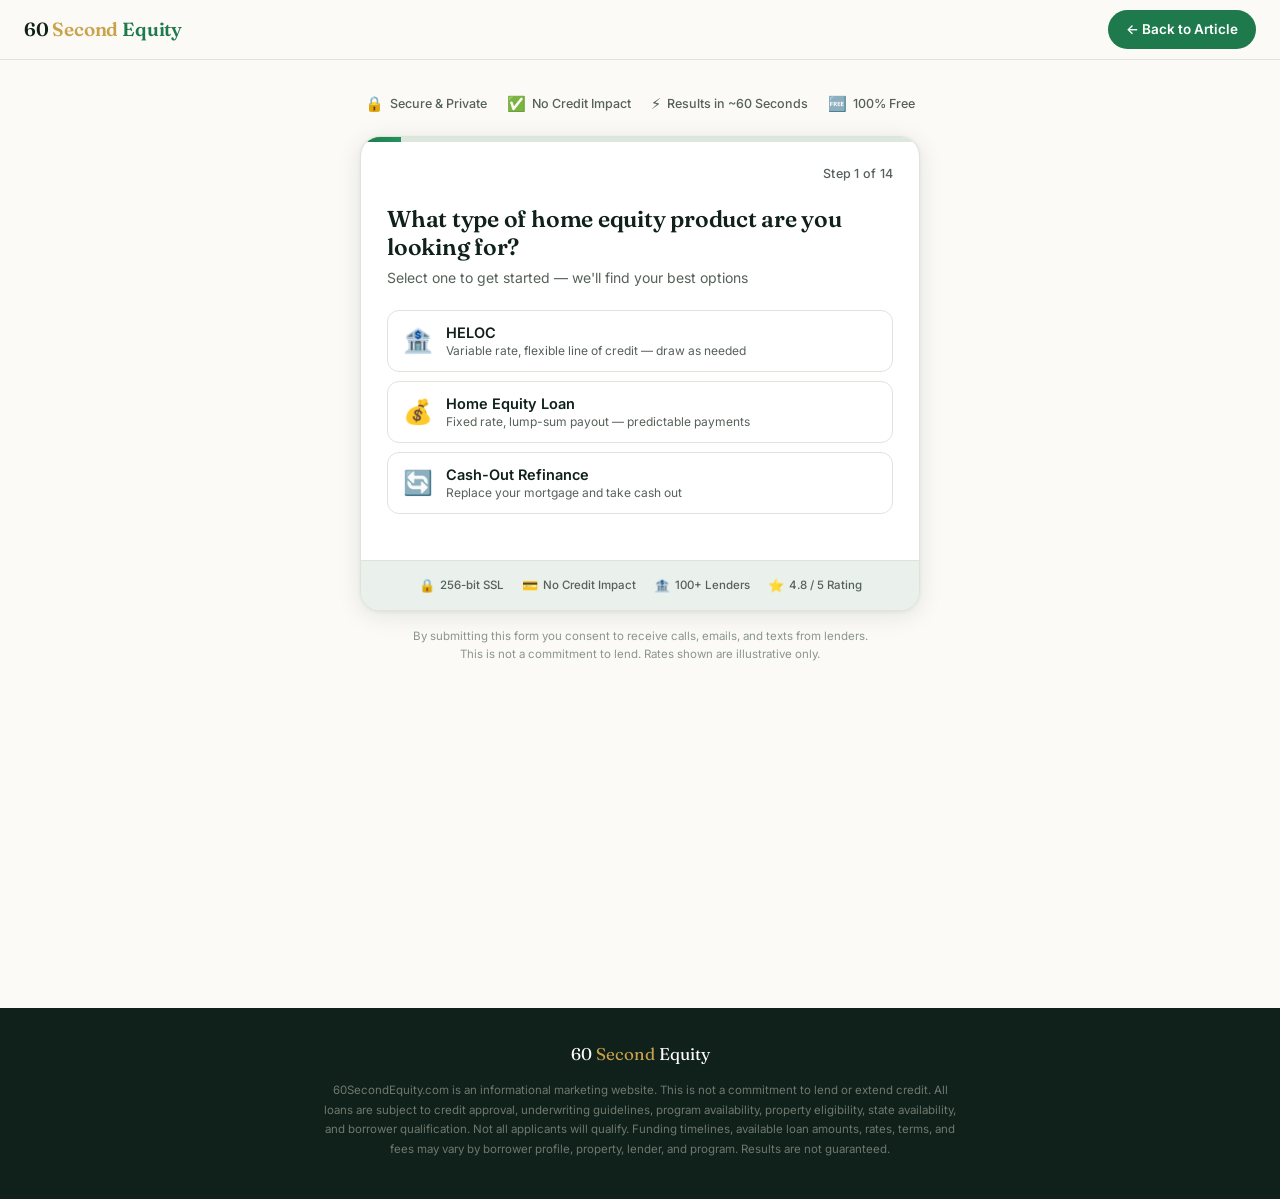
<file: heloc-form.html>
<!DOCTYPE html>
<html lang="en">
<head>
  <meta charset="UTF-8" />
  <meta name="viewport" content="width=device-width, initial-scale=1.0" />
  <title>Check Your Equity Options | 60 Second Equity</title>
  <meta name="description" content="Check what home equity options may be available without replacing your current mortgage. Digital HELOC — funds in as little as 3–5 days." />
  <link rel="preconnect" href="https://fonts.googleapis.com" />
  <link rel="preconnect" href="https://fonts.gstatic.com" crossorigin />
  <link href="https://fonts.googleapis.com/css2?family=Fraunces:opsz,wght@9..144,400;9..144,500;9..144,600;9..144,700&family=Inter:wght@400;500;600;700&display=swap" rel="stylesheet" />
  <link rel="stylesheet" href="css/style.css" />
  <link rel="stylesheet" href="css/form.css" />
</head>
<body>

<header class="site-header">
  <a href="index.html" class="logo">60 <span class="sec">Second</span> <span class="eq">Equity</span></a>
  <a href="index.html" class="header-cta">← Back to Article</a>
</header>

<main class="form-page">
  <div class="form-wrapper">

    <!-- Trust bar -->
    <div class="form-trust-bar">
      <div class="form-trust-item"><span class="icon">🔒</span> Secure & Private</div>
      <div class="form-trust-item"><span class="icon">✅</span> No Credit Impact</div>
      <div class="form-trust-item"><span class="icon">⚡</span> Results in ~60 Seconds</div>
      <div class="form-trust-item"><span class="icon">🆓</span> 100% Free</div>
    </div>

    <!-- Form Card -->
    <div class="form-card">

      <!-- Progress Bar -->
      <div class="progress-bar-track">
        <div class="progress-bar-fill" id="progress-fill" style="width:7.14%"></div>
      </div>

      <!-- Card Header -->
      <div class="form-card-header">
        <button class="back-btn" id="back-btn" type="button" aria-label="Go back">
          <svg viewBox="0 0 16 16" fill="none" stroke="currentColor" stroke-width="2" stroke-linecap="round" stroke-linejoin="round">
            <path d="M10 3L5 8L10 13"/>
          </svg>
          Back
        </button>
        <span class="step-counter" id="step-counter">Step 1 of 14</span>
      </div>

      <!-- Dynamic Form Body -->
      <div class="form-card-body">
        <div id="form-body"></div>
      </div>

      <!-- Trust Badges -->
      <div class="trust-badges">
        <div class="trust-badge"><span class="badge-icon">🔒</span> 256-bit SSL</div>
        <div class="trust-badge"><span class="badge-icon">💳</span> No Credit Impact</div>
        <div class="trust-badge"><span class="badge-icon">🏦</span> 100+ Lenders</div>
        <div class="trust-badge"><span class="badge-icon">⭐</span> 4.8 / 5 Rating</div>
      </div>

    </div><!-- /form-card -->

    <p style="text-align:center;font-size:11.5px;color:#8A968D;margin-top:16px;line-height:1.6;max-width:460px;margin-left:auto;margin-right:auto;">
      By submitting this form you consent to receive calls, emails, and texts from lenders.
      This is not a commitment to lend. Rates shown are illustrative only.
    </p>

  </div>
</main>

<footer class="site-footer">
  <div class="footer-inner">
    <div class="footer-logo">60 <span class="sec">Second</span> Equity</div>
    <p>60SecondEquity.com is an informational marketing website. This is not a commitment to lend or extend credit. All loans are subject to credit approval, underwriting guidelines, program availability, property eligibility, state availability, and borrower qualification. Not all applicants will qualify. Funding timelines, available loan amounts, rates, terms, and fees may vary by borrower profile, property, lender, and program. Results are not guaranteed.</p>
  </div>
</footer>

<script src="js/form.js"></script>
</body>
</html>
</file>
<file: css/style.css>
*, *::before, *::after { box-sizing: border-box; margin: 0; padding: 0; }

:root {
  --ink: #10201A;
  --forest: #14402E;
  --emerald: #1E7A4D;
  --emerald-bright: #23925C;
  --emerald-dark: #16613D;
  --paper: #FBFAF6;
  --sage: #EAF1EC;
  --sage-deep: #DCE8DE;
  --stone: #566159;
  --line: #DFE3DC;
  --gold: #C9A24B;
  --error: #c0392b;
  --white: #ffffff;
  --shadow: 0 2px 20px rgba(16,32,26,0.10);
  --radius: 14px;
}

html { font-size: 16px; scroll-behavior: smooth; }

body {
  font-family: 'Inter', system-ui, -apple-system, 'Segoe UI', sans-serif;
  background: var(--paper);
  color: var(--ink);
  line-height: 1.6;
  min-height: 100vh;
  overflow-x: hidden;
}

a { color: var(--emerald); text-decoration: none; }
a:hover { text-decoration: underline; }

.serif { font-family: 'Fraunces', Georgia, serif; }

/* HEADER */
.site-header {
  position: sticky;
  top: 0;
  z-index: 50;
  background: rgba(251,250,246,0.92);
  backdrop-filter: saturate(180%) blur(12px);
  -webkit-backdrop-filter: saturate(180%) blur(12px);
  border-bottom: 1px solid var(--line);
  padding: 0 24px;
  height: 60px;
  display: flex;
  align-items: center;
  justify-content: space-between;
}

.logo {
  font-family: 'Fraunces', Georgia, serif;
  font-weight: 600;
  font-size: 19px;
  letter-spacing: -0.01em;
  color: var(--ink);
  text-decoration: none;
}
.logo .sec { color: var(--gold); }
.logo .eq  { color: var(--emerald); font-weight: 600; }

.header-cta {
  background: var(--emerald);
  color: white;
  border: none;
  cursor: pointer;
  font-family: 'Inter', sans-serif;
  font-weight: 600;
  font-size: 13.5px;
  padding: 9px 18px;
  border-radius: 999px;
  transition: background 0.2s, transform 0.2s;
  text-decoration: none;
  display: inline-block;
}
.header-cta:hover { background: var(--emerald-dark); transform: translateY(-1px); text-decoration: none; color: white; }

/* FOOTER */
.site-footer {
  background: var(--ink);
  color: #8A968D;
  padding: 32px 0 40px;
  margin-top: 48px;
}
.footer-inner { max-width: 680px; margin: 0 auto; padding: 0 22px; text-align: center; }
.footer-logo { font-family: 'Fraunces', serif; font-size: 17px; color: white; margin-bottom: 14px; }
.footer-logo .sec { color: var(--gold); }
.footer-inner p { font-size: 11.5px; line-height: 1.7; color: #6E796F; }

/* UTILITY BUTTON */
.btn-primary {
  display: inline-flex;
  align-items: center;
  justify-content: center;
  gap: 10px;
  width: 100%;
  background: var(--emerald);
  color: white;
  border: none;
  cursor: pointer;
  font-family: 'Inter', sans-serif;
  font-weight: 600;
  font-size: 17px;
  padding: 17px 26px;
  border-radius: 14px;
  box-shadow: 0 10px 24px -8px rgba(30,122,77,0.50);
  transition: transform 0.18s, box-shadow 0.18s, background 0.2s;
  text-decoration: none;
}
.btn-primary:hover {
  background: var(--emerald-dark);
  transform: translateY(-2px);
  box-shadow: 0 16px 30px -10px rgba(30,122,77,0.60);
  text-decoration: none;
  color: white;
}
.btn-primary:active { transform: scale(0.98); }

.btn-ghost {
  background: white;
  border: 1.5px solid var(--line);
  color: var(--ink);
  font-family: 'Inter', sans-serif;
  font-weight: 600;
  font-size: 15px;
  padding: 12px 20px;
  border-radius: 12px;
  cursor: pointer;
  transition: border-color 0.2s;
  display: inline-flex;
  align-items: center;
  gap: 6px;
}
.btn-ghost:hover { border-color: var(--stone); }

@media (max-width: 600px) {
  .site-header { padding: 0 16px; }
}
</file>
<file: css/form.css>
/* ===== FORM PAGE LAYOUT ===== */
.form-page {
  background: var(--paper);
  min-height: 100vh;
  padding: 32px 16px 80px;
}

.form-wrapper {
  max-width: 560px;
  margin: 0 auto;
}

/* ===== TRUST BAR ===== */
.form-trust-bar {
  display: flex;
  align-items: center;
  justify-content: center;
  gap: 20px;
  margin-bottom: 20px;
  flex-wrap: wrap;
}
.form-trust-item {
  display: flex;
  align-items: center;
  gap: 6px;
  font-size: 12.5px;
  color: var(--stone);
  font-weight: 500;
}
.form-trust-item .icon { font-size: 15px; }

/* ===== FORM CARD ===== */
.form-card {
  background: var(--white);
  border-radius: 20px;
  box-shadow: 0 4px 24px rgba(16,32,26,0.10), 0 1px 4px rgba(16,32,26,0.06);
  overflow: hidden;
  border: 1px solid var(--line);
}

/* ===== PROGRESS BAR ===== */
.progress-bar-track {
  width: 100%;
  height: 5px;
  background: var(--sage-deep);
}
.progress-bar-fill {
  height: 100%;
  background: linear-gradient(90deg, var(--emerald), var(--emerald-bright));
  transition: width 0.4s cubic-bezier(0.4,0,0.2,1);
}

/* ===== CARD HEADER ===== */
.form-card-header {
  padding: 18px 26px 0;
  display: flex;
  align-items: center;
  justify-content: space-between;
  min-height: 46px;
}

.back-btn {
  display: flex;
  align-items: center;
  gap: 4px;
  background: none;
  border: none;
  cursor: pointer;
  color: var(--stone);
  font-size: 13.5px;
  font-family: 'Inter', sans-serif;
  padding: 6px 0;
  transition: color 0.15s;
  visibility: hidden;
}
.back-btn.visible { visibility: visible; }
.back-btn:hover { color: var(--emerald); }
.back-btn svg { width: 15px; height: 15px; }

.step-counter {
  font-size: 12.5px;
  color: var(--stone);
  font-weight: 500;
  margin-left: auto;
  letter-spacing: 0.02em;
}

/* ===== FORM BODY ===== */
.form-card-body {
  padding: 18px 26px 28px;
}

.step-title {
  font-family: 'Fraunces', Georgia, serif;
  font-size: 23px;
  font-weight: 600;
  color: var(--ink);
  margin-bottom: 6px;
  line-height: 1.2;
  letter-spacing: -0.01em;
}

.step-subtitle {
  font-size: 14px;
  color: var(--stone);
  margin-bottom: 22px;
  line-height: 1.5;
}

/* ===== OPTION CARDS ===== */
.options-grid {
  display: flex;
  flex-direction: column;
  gap: 9px;
  margin-bottom: 18px;
}
.options-grid.two-col {
  display: grid;
  grid-template-columns: 1fr 1fr;
  gap: 9px;
}

.option-card {
  display: flex;
  align-items: center;
  gap: 13px;
  padding: 13px 15px;
  border: 1.5px solid var(--line);
  border-radius: 12px;
  cursor: pointer;
  transition: border-color 0.15s, background 0.15s, box-shadow 0.15s, transform 0.1s;
  position: relative;
  user-select: none;
  background: var(--white);
  text-align: left;
  width: 100%;
  font-family: 'Inter', sans-serif;
}
.option-card:hover {
  border-color: var(--emerald);
  background: var(--sage);
  transform: translateY(-1px);
  box-shadow: 0 3px 10px rgba(30,122,77,0.10);
}
.option-card.selected {
  border-color: var(--emerald);
  background: var(--sage);
  box-shadow: 0 0 0 1px var(--emerald), 0 3px 10px rgba(30,122,77,0.12);
}
.option-card.selected .check-mark { opacity: 1; }

.option-icon { font-size: 24px; line-height: 1; flex-shrink: 0; }
.options-grid.two-col .option-icon { font-size: 26px; }

.option-text { flex: 1; }
.option-label { font-size: 14.5px; font-weight: 600; color: var(--ink); display: block; }
.option-desc { font-size: 12px; color: var(--stone); margin-top: 2px; display: block; }

.options-grid.two-col .option-card {
  flex-direction: column;
  align-items: flex-start;
  gap: 7px;
  padding: 15px 13px;
}
.options-grid.two-col .option-label { font-size: 13.5px; }

.check-mark {
  position: absolute;
  top: 9px;
  right: 9px;
  width: 18px;
  height: 18px;
  background: var(--emerald);
  border-radius: 50%;
  display: flex;
  align-items: center;
  justify-content: center;
  opacity: 0;
  transition: opacity 0.15s;
  flex-shrink: 0;
}
.check-mark::after {
  content: '';
  width: 5px;
  height: 8px;
  border: 2px solid white;
  border-top: none;
  border-left: none;
  transform: rotate(45deg) translate(-1px, -1px);
}

/* credit score dots */
.score-dot {
  width: 12px;
  height: 12px;
  border-radius: 50%;
  flex-shrink: 0;
}

/* ===== DOLLAR INPUT ===== */
.dollar-input-wrap {
  position: relative;
  margin-bottom: 16px;
}
.dollar-prefix {
  position: absolute;
  left: 16px;
  top: 50%;
  transform: translateY(-50%);
  font-size: 22px;
  font-weight: 600;
  color: var(--stone);
  pointer-events: none;
  font-family: 'Fraunces', serif;
}
.dollar-input {
  width: 100%;
  height: 66px;
  font-size: 26px;
  font-weight: 700;
  font-family: 'Fraunces', serif;
  color: var(--ink);
  border: 1.5px solid var(--line);
  border-radius: 12px;
  padding: 0 18px 0 40px;
  outline: none;
  transition: border-color 0.2s;
  background: var(--white);
}
.dollar-input:focus { border-color: var(--emerald); }
.dollar-input.error { border-color: var(--error); }

/* ===== RANGE SLIDER ===== */
.range-slider {
  -webkit-appearance: none;
  width: 100%;
  height: 4px;
  background: var(--sage-deep);
  border-radius: 2px;
  outline: none;
  margin: 10px 0 6px;
  cursor: pointer;
}
.range-slider::-webkit-slider-thumb {
  -webkit-appearance: none;
  width: 22px; height: 22px;
  border-radius: 50%;
  background: var(--emerald);
  cursor: pointer;
  border: 3px solid white;
  box-shadow: 0 1px 6px rgba(16,32,26,0.20);
}
.range-slider::-moz-range-thumb {
  width: 22px; height: 22px;
  border-radius: 50%;
  background: var(--emerald);
  cursor: pointer;
  border: 3px solid white;
  box-shadow: 0 1px 6px rgba(16,32,26,0.20);
}
.range-labels {
  display: flex;
  justify-content: space-between;
  font-size: 11.5px;
  color: var(--stone);
  margin-bottom: 6px;
}

/* ===== HELPER BOXES ===== */
.equity-helper {
  background: var(--sage);
  border: 1px solid var(--sage-deep);
  border-left: 3px solid var(--emerald);
  border-radius: 0 10px 10px 0;
  padding: 12px 15px;
  font-size: 14px;
  color: var(--forest);
  margin-bottom: 14px;
  display: flex;
  align-items: center;
  gap: 8px;
  flex-wrap: wrap;
  line-height: 1.5;
}
.equity-helper strong { font-size: 15px; color: var(--emerald-dark); }

.equity-warning {
  background: #fff5f0;
  border: 1px solid #f5c4a8;
  border-radius: 10px;
  padding: 10px 14px;
  font-size: 13px;
  color: #b34700;
  margin-top: 8px;
  display: none;
}
.equity-warning.show { display: block; }

/* ===== NO MORTGAGE TOGGLE ===== */
.no-mortgage-btn {
  display: flex;
  align-items: center;
  gap: 10px;
  width: 100%;
  padding: 11px 15px;
  background: none;
  border: 1.5px solid var(--line);
  border-radius: 12px;
  cursor: pointer;
  font-size: 14px;
  font-family: 'Inter', sans-serif;
  color: var(--stone);
  margin-bottom: 14px;
  transition: all 0.15s;
  text-align: left;
}
.no-mortgage-btn.active {
  border-color: var(--emerald);
  background: var(--sage);
  color: var(--forest);
  font-weight: 600;
}
.no-mortgage-btn .toggle-icon { font-size: 17px; }

/* ===== TEXT INPUTS ===== */
.text-input {
  width: 100%;
  height: 50px;
  font-size: 15.5px;
  color: var(--ink);
  border: 1.5px solid var(--line);
  border-radius: 11px;
  padding: 0 14px;
  outline: none;
  transition: border-color 0.2s;
  background: var(--white);
  font-family: 'Inter', sans-serif;
  margin-bottom: 11px;
}
.text-input:focus { border-color: var(--emerald); }
.text-input.error { border-color: var(--error); }

.text-input.zip-input {
  width: 170px;
  height: 66px;
  font-size: 26px;
  font-weight: 700;
  font-family: 'Fraunces', serif;
  text-align: center;
  letter-spacing: 5px;
  margin: 0 auto;
  display: block;
}

.zip-city {
  text-align: center;
  font-size: 14px;
  color: var(--emerald);
  font-weight: 600;
  margin-top: 8px;
  min-height: 22px;
}

.input-label {
  font-size: 12.5px;
  font-weight: 600;
  color: var(--stone);
  margin-bottom: 5px;
  display: block;
  text-transform: uppercase;
  letter-spacing: 0.05em;
}

.input-row {
  display: grid;
  grid-template-columns: 1fr 1fr;
  gap: 11px;
}

select.text-input {
  cursor: pointer;
  background-image: url("data:image/svg+xml,%3Csvg xmlns='http://www.w3.org/2000/svg' width='12' height='8' viewBox='0 0 12 8'%3E%3Cpath d='M1 1l5 5 5-5' stroke='%23566159' stroke-width='1.5' fill='none' stroke-linecap='round'/%3E%3C/svg%3E");
  background-repeat: no-repeat;
  background-position: right 13px center;
  -webkit-appearance: none;
  -moz-appearance: none;
  padding-right: 34px;
}

/* ===== DOB ===== */
.dob-row {
  display: grid;
  grid-template-columns: 2fr 1fr 2fr;
  gap: 10px;
  margin-bottom: 11px;
}

/* ===== PHONE ===== */
.phone-wrap { position: relative; }
.phone-flag {
  position: absolute;
  left: 12px;
  top: 50%;
  transform: translateY(-50%);
  font-size: 17px;
  pointer-events: none;
  margin-bottom: 11px;
}
.phone-input { padding-left: 42px !important; }

/* ===== ERROR MESSAGES ===== */
.error-msg {
  font-size: 12.5px;
  color: var(--error);
  margin-top: -7px;
  margin-bottom: 10px;
  display: none;
}
.error-msg.show { display: block; }

/* ===== TRUST BADGES (bottom of card) ===== */
.trust-badges {
  display: flex;
  align-items: center;
  justify-content: center;
  gap: 18px;
  padding: 14px 26px;
  border-top: 1px solid var(--line);
  background: var(--sage);
  flex-wrap: wrap;
}
.trust-badge {
  display: flex;
  align-items: center;
  gap: 5px;
  font-size: 11.5px;
  color: var(--stone);
  font-weight: 500;
}
.trust-badge .badge-icon { font-size: 13px; }

/* ===== NEXT BUTTON ===== */
.next-btn-wrap { margin-top: 20px; }

.cta-sub-text {
  font-size: 11.5px;
  color: var(--stone);
  text-align: center;
  margin-top: 10px;
  line-height: 1.5;
}
.cta-sub-text a { color: var(--stone); text-decoration: underline; }

/* ===== STEP TRANSITIONS ===== */
.form-step { animation: fadeSlideIn 0.22s ease; }
@keyframes fadeSlideIn {
  from { opacity: 0; transform: translateX(18px); }
  to   { opacity: 1; transform: translateX(0); }
}
.form-step.going-back { animation: fadeSlideInLeft 0.22s ease; }
@keyframes fadeSlideInLeft {
  from { opacity: 0; transform: translateX(-18px); }
  to   { opacity: 1; transform: translateX(0); }
}

/* ===== RESULTS STEP ===== */
.results-loading {
  text-align: center;
  padding: 48px 20px;
}
.spinner {
  width: 52px;
  height: 52px;
  border: 4px solid var(--sage-deep);
  border-top-color: var(--emerald);
  border-radius: 50%;
  animation: spin 0.75s linear infinite;
  margin: 0 auto 20px;
}
@keyframes spin { to { transform: rotate(360deg); } }
.results-loading h3 {
  font-family: 'Fraunces', serif;
  font-size: 20px;
  font-weight: 600;
  margin-bottom: 8px;
  color: var(--ink);
}
.results-loading p { color: var(--stone); font-size: 14px; }

.results-content { display: none; }

.results-header {
  text-align: center;
  padding: 22px 0 18px;
}
.results-header .emoji { font-size: 38px; display: block; margin-bottom: 10px; }
.results-header h2 {
  font-family: 'Fraunces', serif;
  font-size: 22px;
  font-weight: 600;
  margin-bottom: 6px;
  color: var(--ink);
}
.results-header p { font-size: 14px; color: var(--stone); }

.lender-card {
  border: 1.5px solid var(--line);
  border-radius: 12px;
  padding: 16px;
  margin-bottom: 10px;
  display: flex;
  align-items: center;
  gap: 14px;
  transition: box-shadow 0.15s, transform 0.15s;
  background: var(--white);
  position: relative;
}
.lender-card:hover {
  box-shadow: 0 4px 14px rgba(16,32,26,0.08);
  transform: translateY(-1px);
}
.lender-card-featured {
  border-color: var(--emerald);
  box-shadow: 0 0 0 1px var(--emerald), 0 4px 16px rgba(30,122,77,0.12);
  padding-top: 28px;
}
.lender-featured-badge {
  position: absolute;
  top: -1px;
  left: 16px;
  background: var(--emerald);
  color: white;
  font-size: 11px;
  font-weight: 700;
  padding: 3px 10px;
  border-radius: 0 0 8px 8px;
  letter-spacing: 0.04em;
  text-transform: uppercase;
}
.lender-tag {
  font-size: 12px;
  color: var(--emerald-dark);
  font-weight: 600;
  margin-bottom: 3px;
}
.lender-logo {
  width: 52px;
  height: 52px;
  border-radius: 10px;
  display: flex;
  align-items: center;
  justify-content: center;
  font-weight: 700;
  font-size: 15px;
  color: white;
  flex-shrink: 0;
  font-family: 'Fraunces', serif;
}
.lender-info { flex: 1; min-width: 0; }
.lender-name { font-weight: 700; font-size: 14.5px; margin-bottom: 2px; color: var(--ink); }
.lender-rate { font-family: 'Fraunces', serif; font-size: 22px; font-weight: 700; color: var(--emerald); line-height: 1; }
.lender-rate-label { font-size: 11.5px; color: var(--stone); margin-left: 3px; }
.lender-details { font-size: 12px; color: var(--stone); margin-top: 2px; }
.lender-btn {
  background: var(--emerald);
  color: white;
  border: none;
  border-radius: 8px;
  padding: 9px 16px;
  font-size: 13.5px;
  font-weight: 600;
  cursor: pointer;
  white-space: nowrap;
  transition: background 0.15s;
  font-family: 'Inter', sans-serif;
  flex-shrink: 0;
}
.lender-btn:hover { background: var(--emerald-dark); }

.summary-box {
  background: var(--sage);
  border-radius: 12px;
  padding: 16px;
  margin-top: 18px;
  border: 1px solid var(--sage-deep);
}
.summary-box h4 {
  font-size: 11.5px;
  font-weight: 700;
  margin-bottom: 10px;
  color: var(--stone);
  text-transform: uppercase;
  letter-spacing: 0.06em;
}
.summary-row {
  display: flex;
  justify-content: space-between;
  padding: 5px 0;
  border-bottom: 1px solid var(--sage-deep);
  font-size: 13.5px;
}
.summary-row:last-child { border-bottom: none; }
.summary-row span:first-child { color: var(--stone); }
.summary-row span:last-child { font-weight: 600; color: var(--ink); }

/* ===== DISABLED INPUT ===== */
.disabled-input {
  background: var(--sage) !important;
  color: var(--stone) !important;
  cursor: not-allowed;
}

/* ===== RESPONSIVE ===== */
@media (max-width: 500px) {
  .form-card-body  { padding: 14px 16px 20px; }
  .form-card-header { padding: 14px 16px 0; }
  .step-title { font-size: 20px; }
  .dollar-input { font-size: 22px; height: 58px; }
  .dollar-prefix { font-size: 19px; }
  .input-row { grid-template-columns: 1fr; gap: 0; }
  .dob-row { grid-template-columns: 1fr; }
  .trust-badges { gap: 10px; padding: 12px 16px; }
  .lender-card { flex-wrap: wrap; }
  .lender-btn { width: 100%; text-align: center; }
  .form-trust-bar { gap: 10px; }
  .text-input.zip-input { width: 155px; font-size: 22px; }
  .options-grid.two-col { grid-template-columns: 1fr 1fr; }
}
</file>
